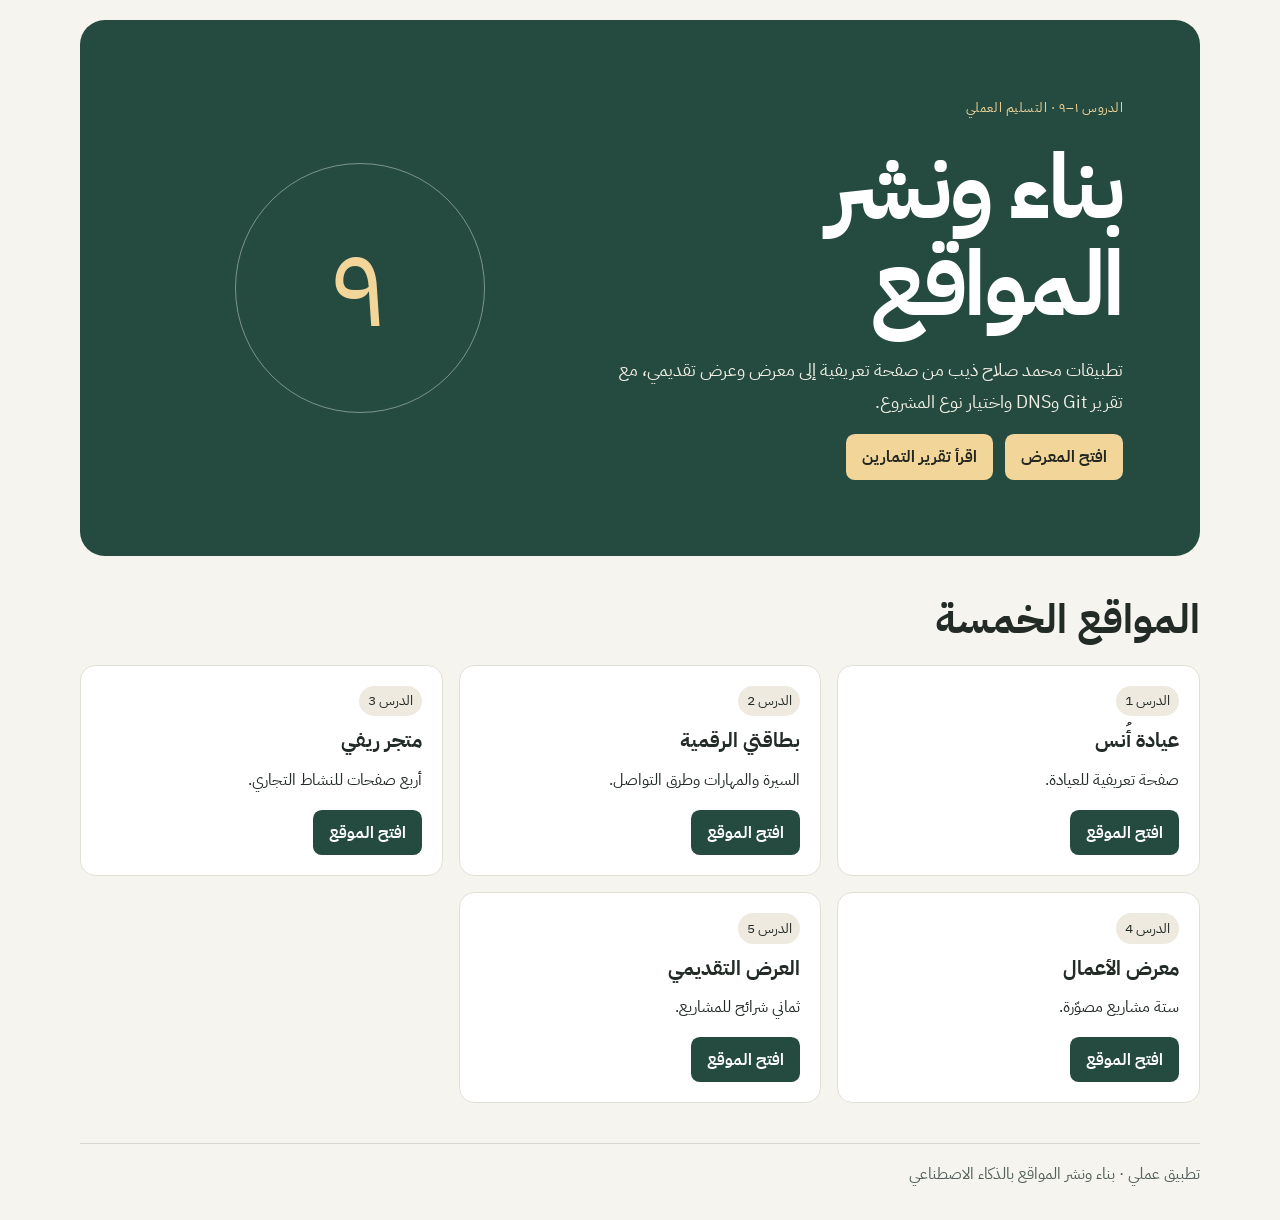
<file: index.html>
<!doctype html>
<html lang="ar" dir="rtl"><head><meta charset="utf-8"><meta name="viewport" content="width=device-width, initial-scale=1">
<title>تطبيقات بناء ونشر المواقع | محمد صلاح ذيب</title><meta name="description" content="مواقع وتقارير تطبيق الدروس من الأول إلى التاسع."><meta name="theme-color" content="#254b40">
<link rel="stylesheet" href="style.css"></head>
<body style="--accent:#254b40"><main><header class="hero"><div><span class="kicker">الدروس ١–٩ · التسليم العملي</span><h1>بناء ونشر المواقع</h1><p>تطبيقات محمد صلاح ذيب من صفحة تعريفية إلى معرض وعرض تقديمي، مع تقرير Git وDNS واختيار نوع المشروع.</p><a class="button" href="portfolio/index.html">افتح المعرض</a> <a class="button" href="report.html">اقرأ تقرير التمارين</a></div><div class="seal" aria-hidden="true">٩</div></header><section><h2>المواقع الخمسة</h2><div class="grid"><article><span class="tag">الدرس 1</span><h3>عيادة أُنس</h3><p>صفحة تعريفية للعيادة.</p><a class="button" href="clinic/index.html">افتح الموقع</a></article><article><span class="tag">الدرس 2</span><h3>بطاقتي الرقمية</h3><p>السيرة والمهارات وطرق التواصل.</p><a class="button" href="my-card/index.html">افتح الموقع</a></article><article><span class="tag">الدرس 3</span><h3>متجر ريفي</h3><p>أربع صفحات للنشاط التجاري.</p><a class="button" href="reefi/index.html">افتح الموقع</a></article><article><span class="tag">الدرس 4</span><h3>معرض الأعمال</h3><p>ستة مشاريع مصوّرة.</p><a class="button" href="portfolio/index.html">افتح الموقع</a></article><article><span class="tag">الدرس 5</span><h3>العرض التقديمي</h3><p>ثماني شرائح للمشاريع.</p><a class="button" href="slides/index.html">افتح الموقع</a></article></div></section></main><footer>تطبيق عملي · بناء ونشر المواقع بالذكاء الاصطناعي</footer></body></html>
</file>
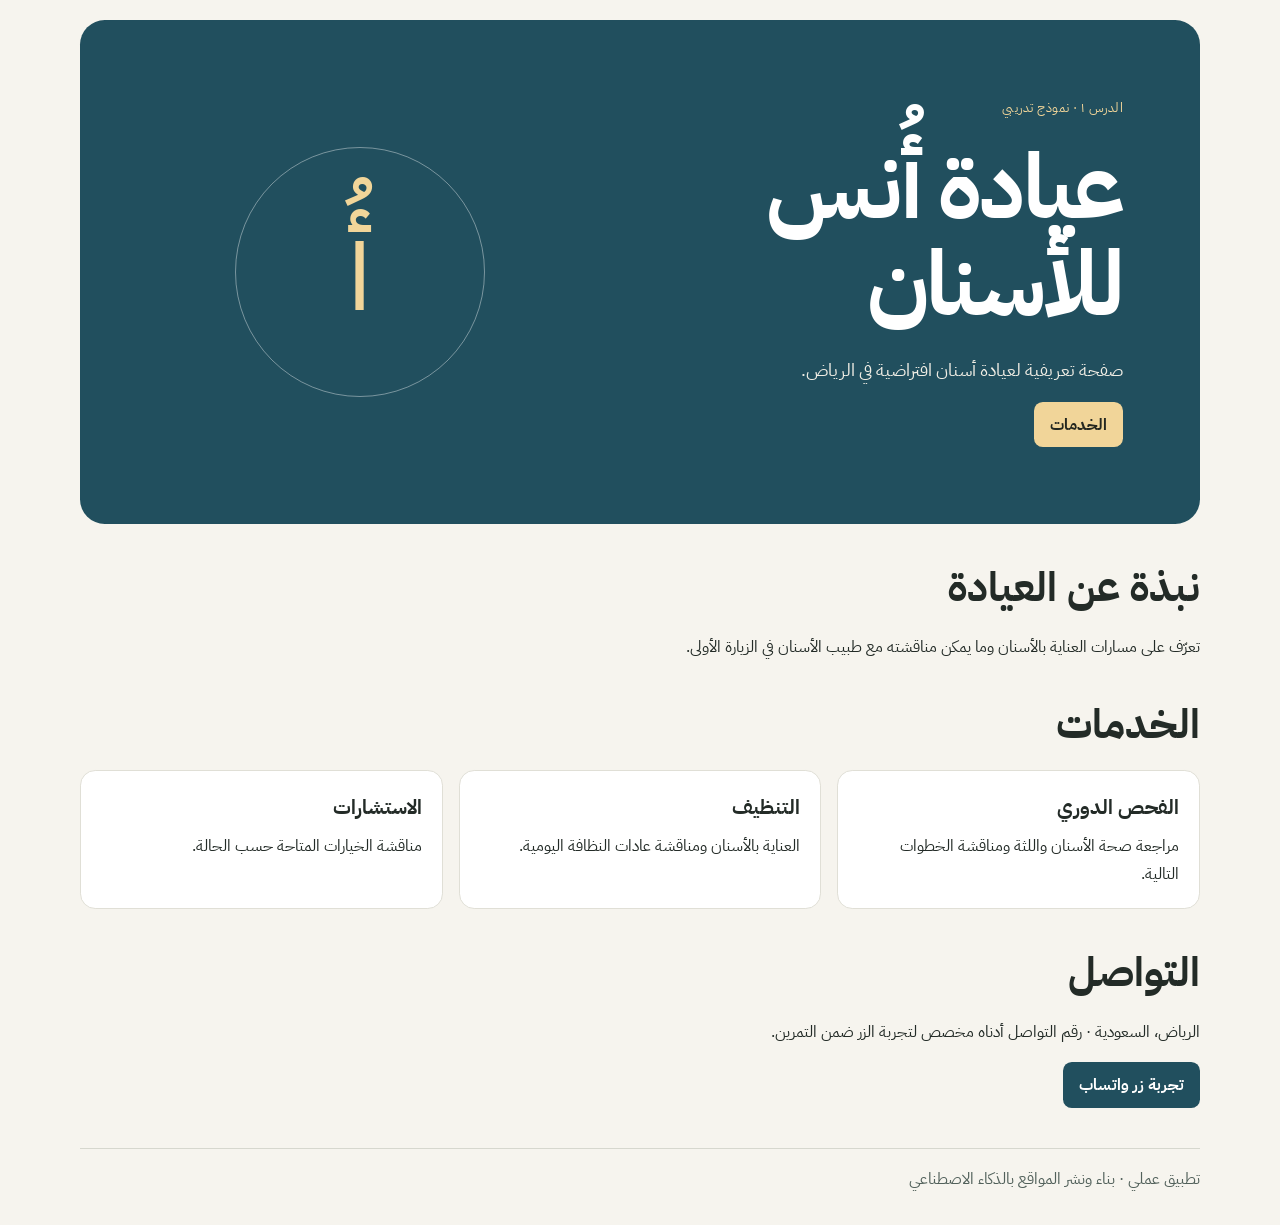
<file: clinic/index.html>
<!doctype html>
<html lang="ar" dir="rtl"><head><meta charset="utf-8"><meta name="viewport" content="width=device-width, initial-scale=1">
<title>عيادة أُنس للأسنان | الرياض</title><meta name="description" content="نموذج تعريفي عربي لخدمات عيادة أسنان في الرياض."><meta name="theme-color" content="#214f5e">
<link rel="stylesheet" href="style.css"></head>
<body style="--accent:#214f5e"><main><header class="hero"><div><span class="kicker">الدرس ١ · نموذج تدريبي</span><h1>عيادة أُنس للأسنان</h1><p>صفحة تعريفية لعيادة أسنان افتراضية في الرياض.</p><a class="button" href="#services">الخدمات</a></div><div class="seal" aria-hidden="true">أُ</div></header><section><h2>نبذة عن العيادة</h2><p>تعرّف على مسارات العناية بالأسنان وما يمكن مناقشته مع طبيب الأسنان في الزيارة الأولى.</p></section><section id="services"><h2>الخدمات</h2><div class="grid"><article><h3>الفحص الدوري</h3><p>مراجعة صحة الأسنان واللثة ومناقشة الخطوات التالية.</p></article><article><h3>التنظيف</h3><p>العناية بالأسنان ومناقشة عادات النظافة اليومية.</p></article><article><h3>الاستشارات</h3><p>مناقشة الخيارات المتاحة حسب الحالة.</p></article></div></section><section><h2>التواصل</h2><p>الرياض، السعودية · رقم التواصل أدناه مخصص لتجربة الزر ضمن التمرين.</p><a class="button" href="https://wa.me/966568027856" target="_blank" rel="noopener">تجربة زر واتساب</a></section></main><footer>تطبيق عملي · بناء ونشر المواقع بالذكاء الاصطناعي</footer></body></html>
</file>
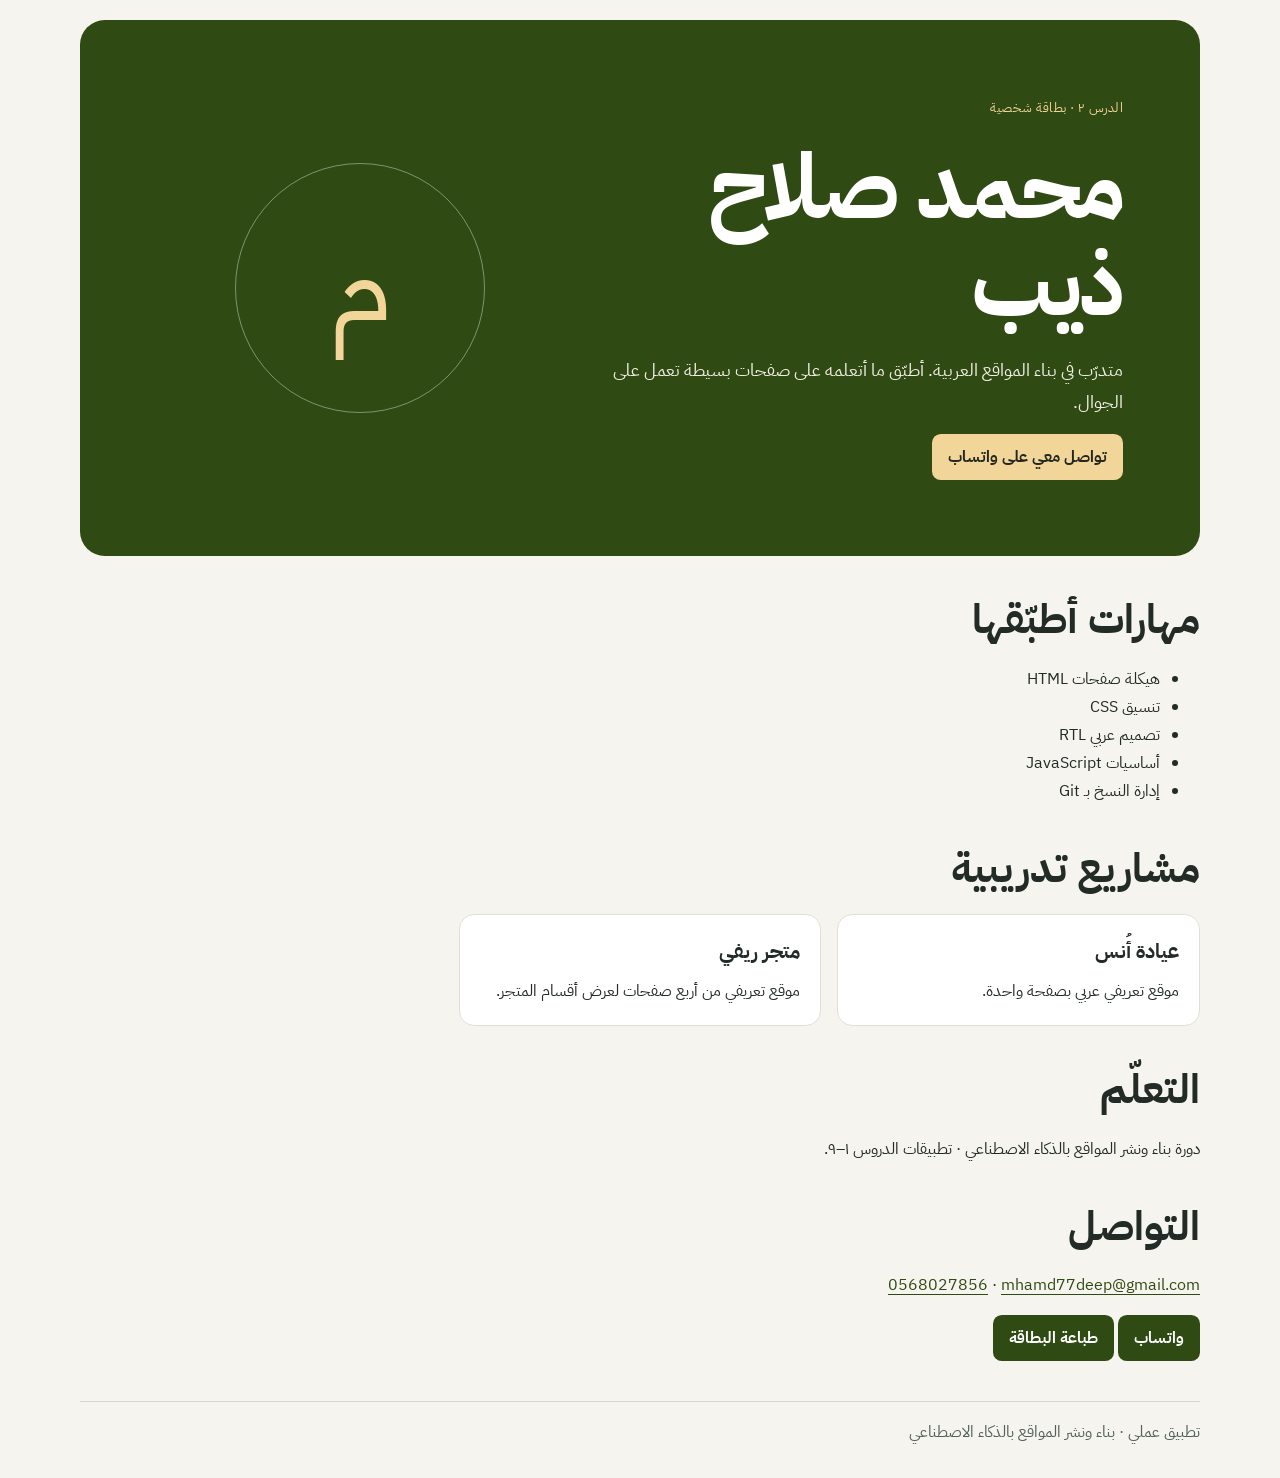
<file: my-card/index.html>
<!doctype html>
<html lang="ar" dir="rtl"><head><meta charset="utf-8"><meta name="viewport" content="width=device-width, initial-scale=1">
<title>محمد صلاح ذيب | بطاقة رقمية</title><meta name="description" content="بطاقة رقمية تعرض مهارات ومشاريع محمد صلاح ذيب التدريبية."><meta name="theme-color" content="#2f4a12">
<link rel="stylesheet" href="style.css"><script defer src="script.js"></script></head>
<body style="--accent:#2f4a12"><main><header class="hero"><div><span class="kicker">الدرس ٢ · بطاقة شخصية</span><h1>محمد صلاح ذيب</h1><p>متدرّب في بناء المواقع العربية. أطبّق ما أتعلمه على صفحات بسيطة تعمل على الجوال.</p><a class="button" href="https://wa.me/966568027856" target="_blank" rel="noopener">تواصل معي على واتساب</a></div><div class="seal" aria-hidden="true">م</div></header><section><h2>مهارات أطبّقها</h2><ul><li>هيكلة صفحات HTML</li><li>تنسيق CSS</li><li>تصميم عربي RTL</li><li>أساسيات JavaScript</li><li>إدارة النسخ بـ Git</li></ul></section><section><h2>مشاريع تدريبية</h2><div class="grid"><article><h3>عيادة أُنس</h3><p>موقع تعريفي عربي بصفحة واحدة.</p></article><article><h3>متجر ريفي</h3><p>موقع تعريفي من أربع صفحات لعرض أقسام المتجر.</p></article></div></section><section><h2>التعلّم</h2><p>دورة بناء ونشر المواقع بالذكاء الاصطناعي · تطبيقات الدروس ١–٩.</p></section><section><h2>التواصل</h2><p><a href="mailto:mhamd77deep@gmail.com"><bdi>mhamd77deep@gmail.com</bdi></a> · <a href="tel:+966568027856"><bdi>0568027856</bdi></a></p><a class="button" href="https://wa.me/966568027856" target="_blank" rel="noopener">واتساب</a> <button type="button" id="print-card">طباعة البطاقة</button></section></main><footer>تطبيق عملي · بناء ونشر المواقع بالذكاء الاصطناعي</footer></body></html>
</file>
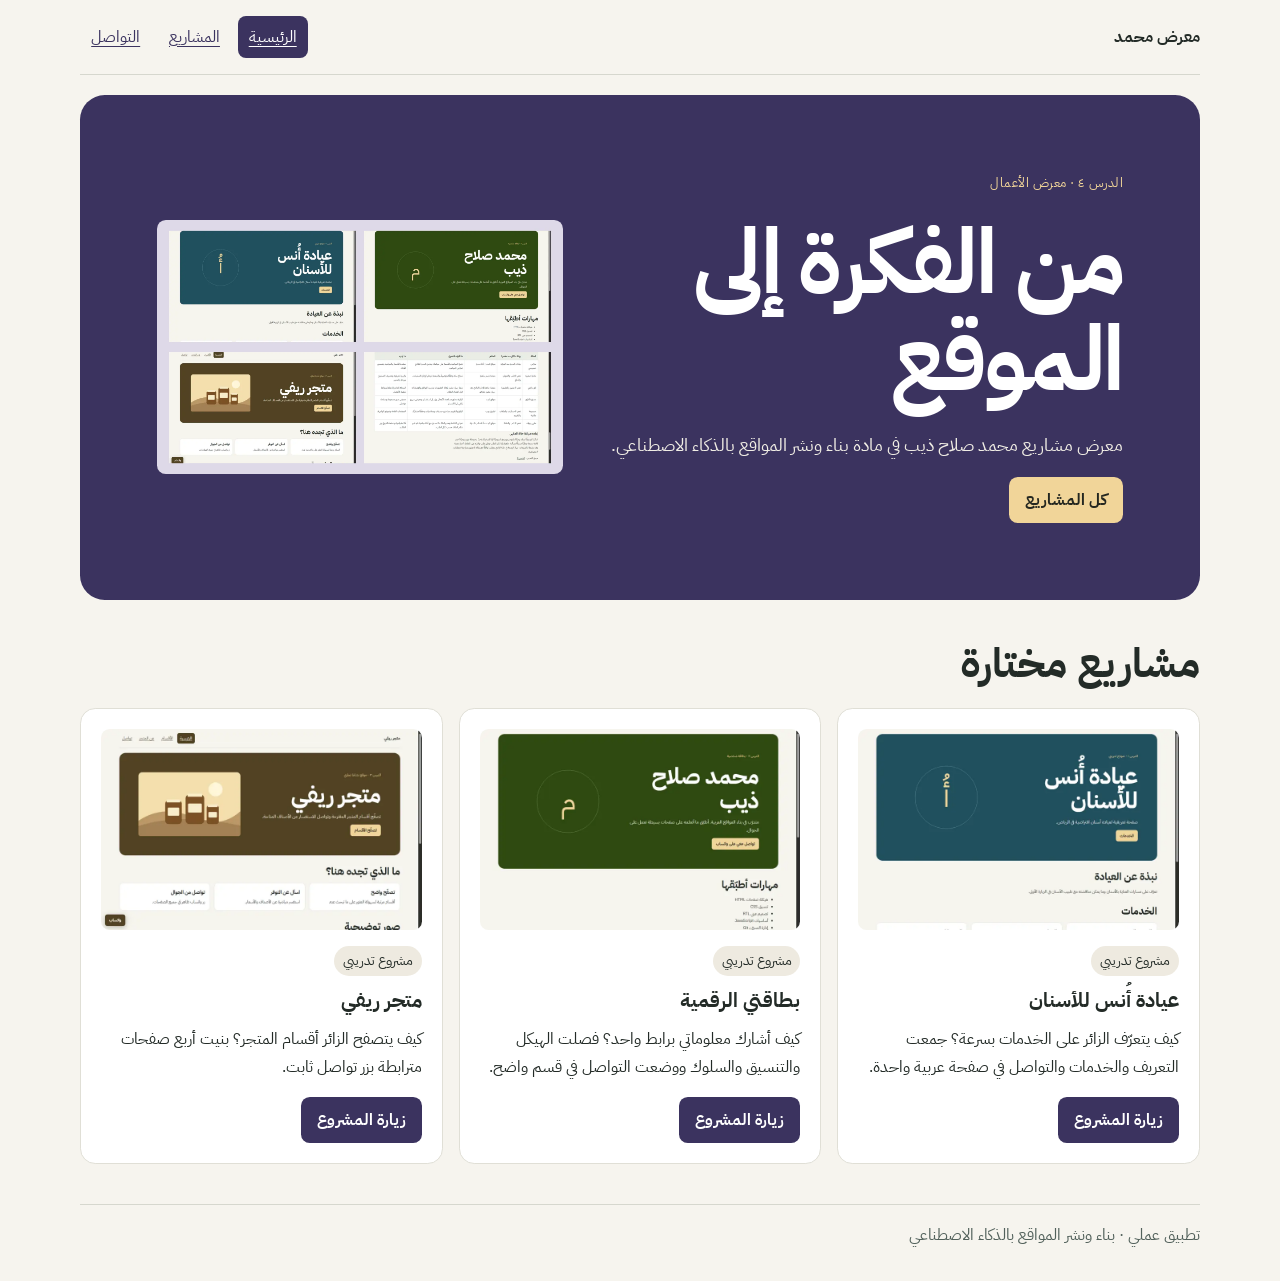
<file: portfolio/index.html>
<!doctype html>
<html lang="ar" dir="rtl"><head><meta charset="utf-8"><meta name="viewport" content="width=device-width, initial-scale=1">
<title>معرض أعمال محمد صلاح ذيب</title><meta name="description" content="معرض تطبيقات دورة بناء ونشر المواقع بالذكاء الاصطناعي."><meta name="theme-color" content="#3b335f">
<link rel="stylesheet" href="assets/css/style.css"><script defer src="assets/js/main.js"></script></head>
<body style="--accent:#3b335f"><nav aria-label="القائمة الرئيسية"><strong>معرض محمد</strong><div><a href="index.html" aria-current="page">الرئيسية</a><a href="projects.html">المشاريع</a><a href="contact.html">التواصل</a></div></nav><main><header class="hero"><div><span class="kicker">الدرس ٤ · معرض الأعمال</span><h1>من الفكرة إلى الموقع</h1><p>معرض مشاريع محمد صلاح ذيب في مادة بناء ونشر المواقع بالذكاء الاصطناعي.</p><a class="button" href="projects.html">كل المشاريع</a></div><figure><img src="assets/images/cover.webp" width="1600" height="1000" alt="غلاف يجمع لقطات مشاريع الدورة"></figure></header><section><h2>مشاريع مختارة</h2><div class="grid"><article><img src="assets/images/clinic.webp" alt="لقطة شاشة عيادة أُنس للأسنان" width="800" height="500" loading="lazy"><span class="tag">مشروع تدريبي</span><h3>عيادة أُنس للأسنان</h3><p>كيف يتعرّف الزائر على الخدمات بسرعة؟ جمعت التعريف والخدمات والتواصل في صفحة عربية واحدة.</p><a class="button" href="../clinic/index.html">زيارة المشروع</a></article><article><img src="assets/images/card.webp" alt="لقطة شاشة بطاقتي الرقمية" width="800" height="500" loading="lazy"><span class="tag">مشروع تدريبي</span><h3>بطاقتي الرقمية</h3><p>كيف أشارك معلوماتي برابط واحد؟ فصلت الهيكل والتنسيق والسلوك ووضعت التواصل في قسم واضح.</p><a class="button" href="../my-card/index.html">زيارة المشروع</a></article><article><img src="assets/images/reefi.webp" alt="لقطة شاشة متجر ريفي" width="800" height="500" loading="lazy"><span class="tag">مشروع تدريبي</span><h3>متجر ريفي</h3><p>كيف يتصفح الزائر أقسام المتجر؟ بنيت أربع صفحات مترابطة بزر تواصل ثابت.</p><a class="button" href="../reefi/index.html">زيارة المشروع</a></article></div></section></main><footer>تطبيق عملي · بناء ونشر المواقع بالذكاء الاصطناعي</footer></body></html>
</file>
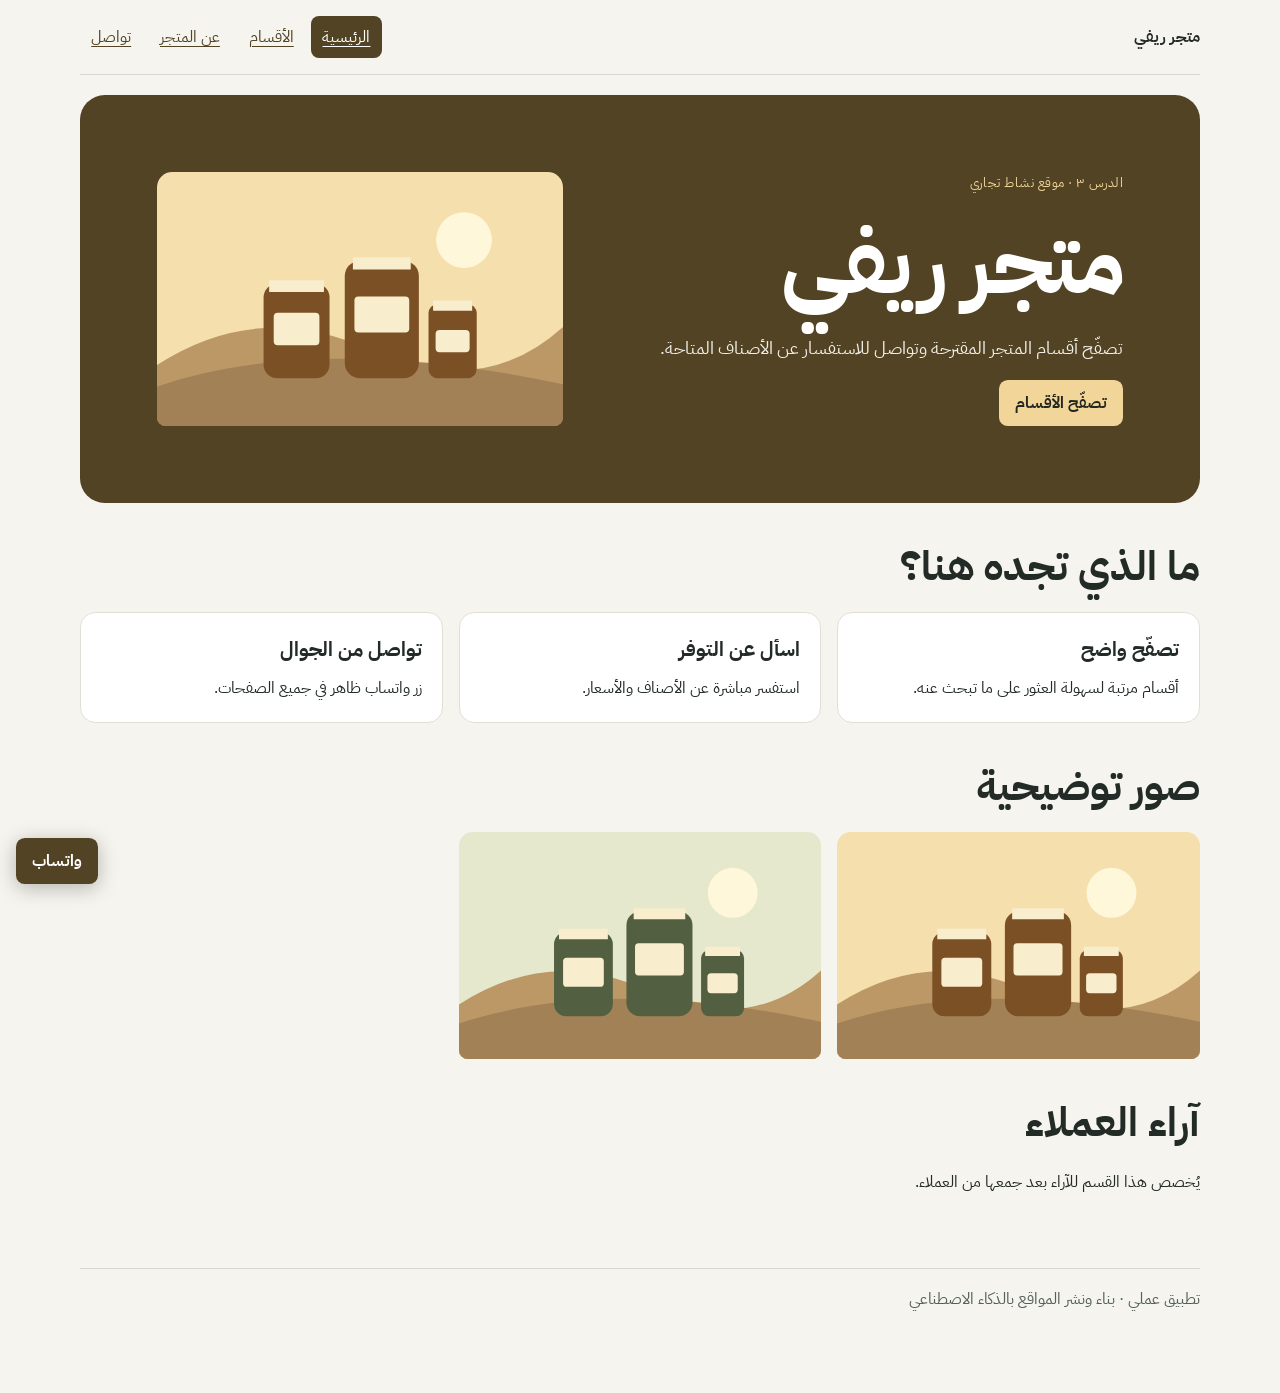
<file: reefi/index.html>
<!doctype html>
<html lang="ar" dir="rtl"><head><meta charset="utf-8"><meta name="viewport" content="width=device-width, initial-scale=1">
<title>متجر ريفي</title><meta name="description" content="موقع تعريفي لمتجر ريفي وأقسامه المقترحة وطرق التواصل."><meta name="theme-color" content="#514323">
<link rel="stylesheet" href="style.css"></head>
<body style="--accent:#514323"><nav aria-label="القائمة الرئيسية"><strong>متجر ريفي</strong><div><a href="index.html" aria-current="page">الرئيسية</a><a href="products.html">الأقسام</a><a href="about.html">عن المتجر</a><a href="contact.html">تواصل</a></div></nav><main><header class="hero"><div><span class="kicker">الدرس ٣ · موقع نشاط تجاري</span><h1>متجر ريفي</h1><p>تصفّح أقسام المتجر المقترحة وتواصل للاستفسار عن الأصناف المتاحة.</p><a class="button" href="products.html">تصفّح الأقسام</a></div><figure><img src="assets/images/harvest.svg" alt="رسم لجرار مؤونة ومحصول ريفي" width="800" height="500"></figure></header><section><h2>ما الذي تجده هنا؟</h2><div class="grid"><article><h3>تصفّح واضح</h3><p>أقسام مرتبة لسهولة العثور على ما تبحث عنه.</p></article><article><h3>اسأل عن التوفر</h3><p>استفسر مباشرة عن الأصناف والأسعار.</p></article><article><h3>تواصل من الجوال</h3><p>زر واتساب ظاهر في جميع الصفحات.</p></article></div></section><section><h2>صور توضيحية</h2><div class="grid"><img src="assets/images/harvest.svg" alt="رسم توضيحي لمؤونة ريفية" width="800" height="500"><img src="assets/images/gifts.svg" alt="رسم توضيحي لعبوات هدايا ريفية" width="800" height="500"></div></section><section><h2>آراء العملاء</h2><p>يُخصص هذا القسم للآراء بعد جمعها من العملاء.</p></section><a class="button floating" href="https://wa.me/966568027856" target="_blank" rel="noopener">واتساب</a></main><footer>تطبيق عملي · بناء ونشر المواقع بالذكاء الاصطناعي</footer></body></html>
</file>
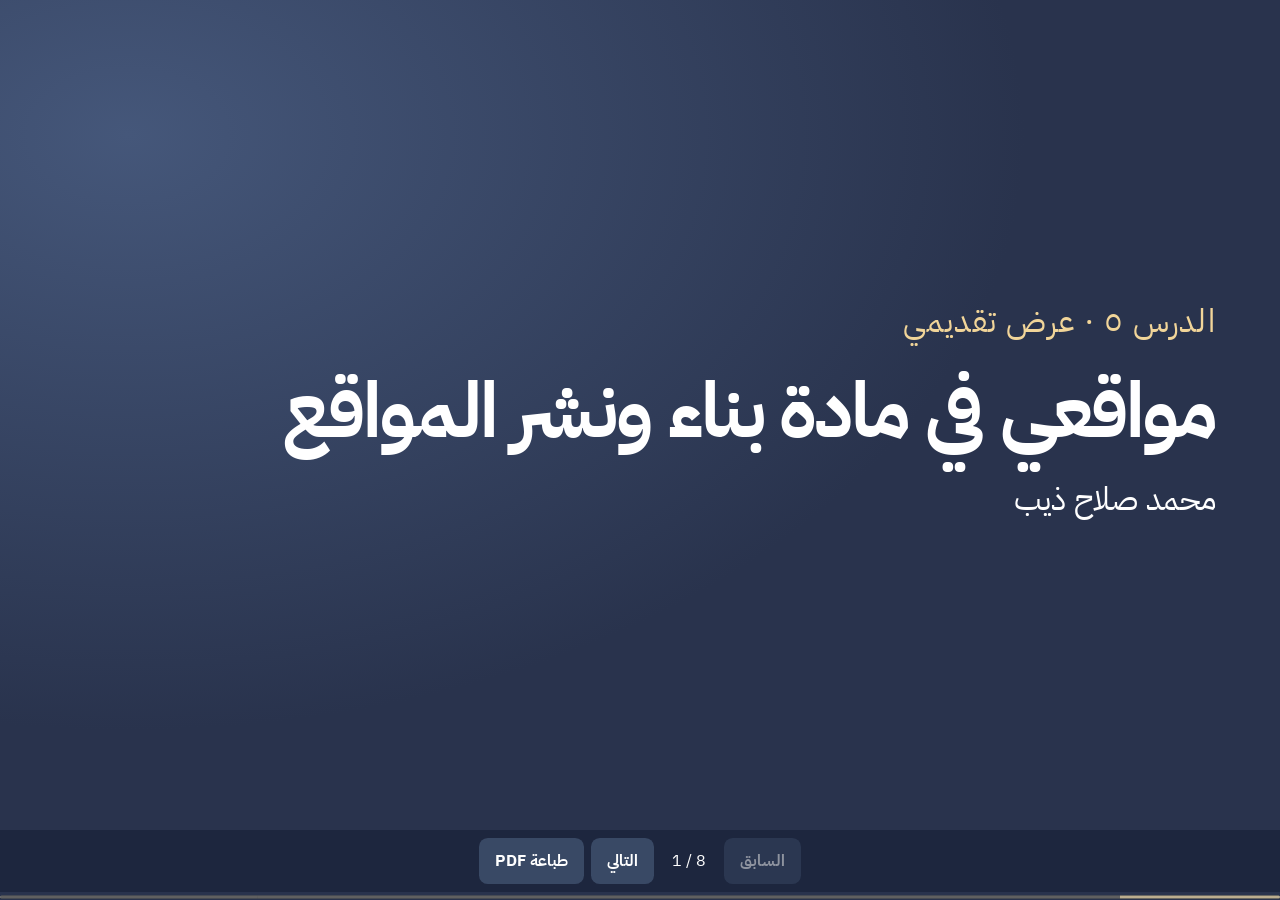
<file: slides/index.html>
<!doctype html>
<html lang="ar" dir="rtl"><head><meta charset="utf-8"><meta name="viewport" content="width=device-width, initial-scale=1">
<title>مواقعي في مادة بناء ونشر المواقع</title><meta name="description" content="عرض من ثماني شرائح يقدّم تطبيقات محمد صلاح ذيب."><meta name="theme-color" content="#29334d">
<link rel="stylesheet" href="assets/css/style.css"><script defer src="assets/js/slides.js"></script></head>
<body style="--accent:#29334d"><main><section class="slide"><span class="kicker">الدرس ٥ · عرض تقديمي</span><h1>مواقعي في مادة بناء ونشر المواقع</h1><p>محمد صلاح ذيب</p><span class="print-number">1 / 8</span></section><section class="slide" hidden><span class="kicker">نبذة</span><h2>من أنا؟</h2><p>متدرّب أطبّق أساسيات بناء المواقع العربية.</p><p>تعلّمت كيف أحوّل المواصفات إلى صفحات مترابطة وأراجعها قبل النشر.</p><span class="print-number">2 / 8</span></section><section class="slide" hidden><span class="kicker">المشروع 1</span><h2>عيادة أُنس للأسنان</h2><div class="spread"><div><p>كيف يتعرّف الزائر على الخدمات بسرعة؟ جمعت التعريف والخدمات والتواصل في صفحة عربية واحدة.</p><a class="button" href="../clinic/index.html" target="_blank" rel="noopener">زيارة الموقع</a></div><img src="assets/images/clinic.webp" alt="لقطة شاشة عيادة أُنس للأسنان" width="800" height="500" loading="lazy"></div><span class="print-number">3 / 8</span></section><section class="slide" hidden><span class="kicker">المشروع 2</span><h2>بطاقتي الرقمية</h2><div class="spread"><div><p>كيف أشارك معلوماتي برابط واحد؟ فصلت الهيكل والتنسيق والسلوك ووضعت التواصل في قسم واضح.</p><a class="button" href="../my-card/index.html" target="_blank" rel="noopener">زيارة الموقع</a></div><img src="assets/images/card.webp" alt="لقطة شاشة بطاقتي الرقمية" width="800" height="500" loading="lazy"></div><span class="print-number">4 / 8</span></section><section class="slide" hidden><span class="kicker">المشروع 3</span><h2>متجر ريفي</h2><div class="spread"><div><p>كيف يتصفح الزائر أقسام المتجر؟ بنيت أربع صفحات مترابطة بزر تواصل ثابت.</p><a class="button" href="../reefi/index.html" target="_blank" rel="noopener">زيارة الموقع</a></div><img src="assets/images/reefi.webp" alt="لقطة شاشة متجر ريفي" width="800" height="500" loading="lazy"></div><span class="print-number">5 / 8</span></section><section class="slide" hidden><span class="kicker">المشروع 4</span><h2>معرض الأعمال</h2><div class="spread"><div><p>كيف أجمع روابط أعمالي؟ بنيت معرضًا بثلاث صفحات ووثّقت كل مشروع بصورة ووصف ورابط.</p><a class="button" href="../portfolio/index.html" target="_blank" rel="noopener">زيارة الموقع</a></div><img src="assets/images/portfolio.webp" alt="لقطة شاشة معرض الأعمال" width="800" height="500" loading="lazy"></div><span class="print-number">6 / 8</span></section><section class="slide" hidden><span class="kicker">المراجعة</span><h2>ما تعلّمته</h2><ul><li>أبدأ بوصف الجمهور والأقسام قبل كتابة الصفحة.</li><li>أختبر الاتجاه العربي والتنقل على عرض الجوال.</li><li>جرّبت مسح CSS في نسخة Git ثم استرجعته، وتحققت من عودة الملف الأصلي.</li></ul><span class="print-number">7 / 8</span></section><section class="slide" hidden><span class="kicker">ختام العرض</span><h2>شكرًا</h2><p>محمد صلاح ذيب</p><a class="button" href="../portfolio/index.html" target="_blank" rel="noopener">معرض الأعمال</a> <a class="button" href="index.html#1">بداية العرض</a><span class="print-number">8 / 8</span></section><div class="controls" aria-label="التحكم بالعرض"><button id="prev">السابق</button><output id="count" aria-live="polite" dir="ltr">1 / 8</output><button id="next">التالي</button><button id="print">طباعة PDF</button></div><progress max="8" value="1" aria-label="تقدّم العرض"></progress></main><footer>تطبيق عملي · بناء ونشر المواقع بالذكاء الاصطناعي</footer></body></html>
</file>
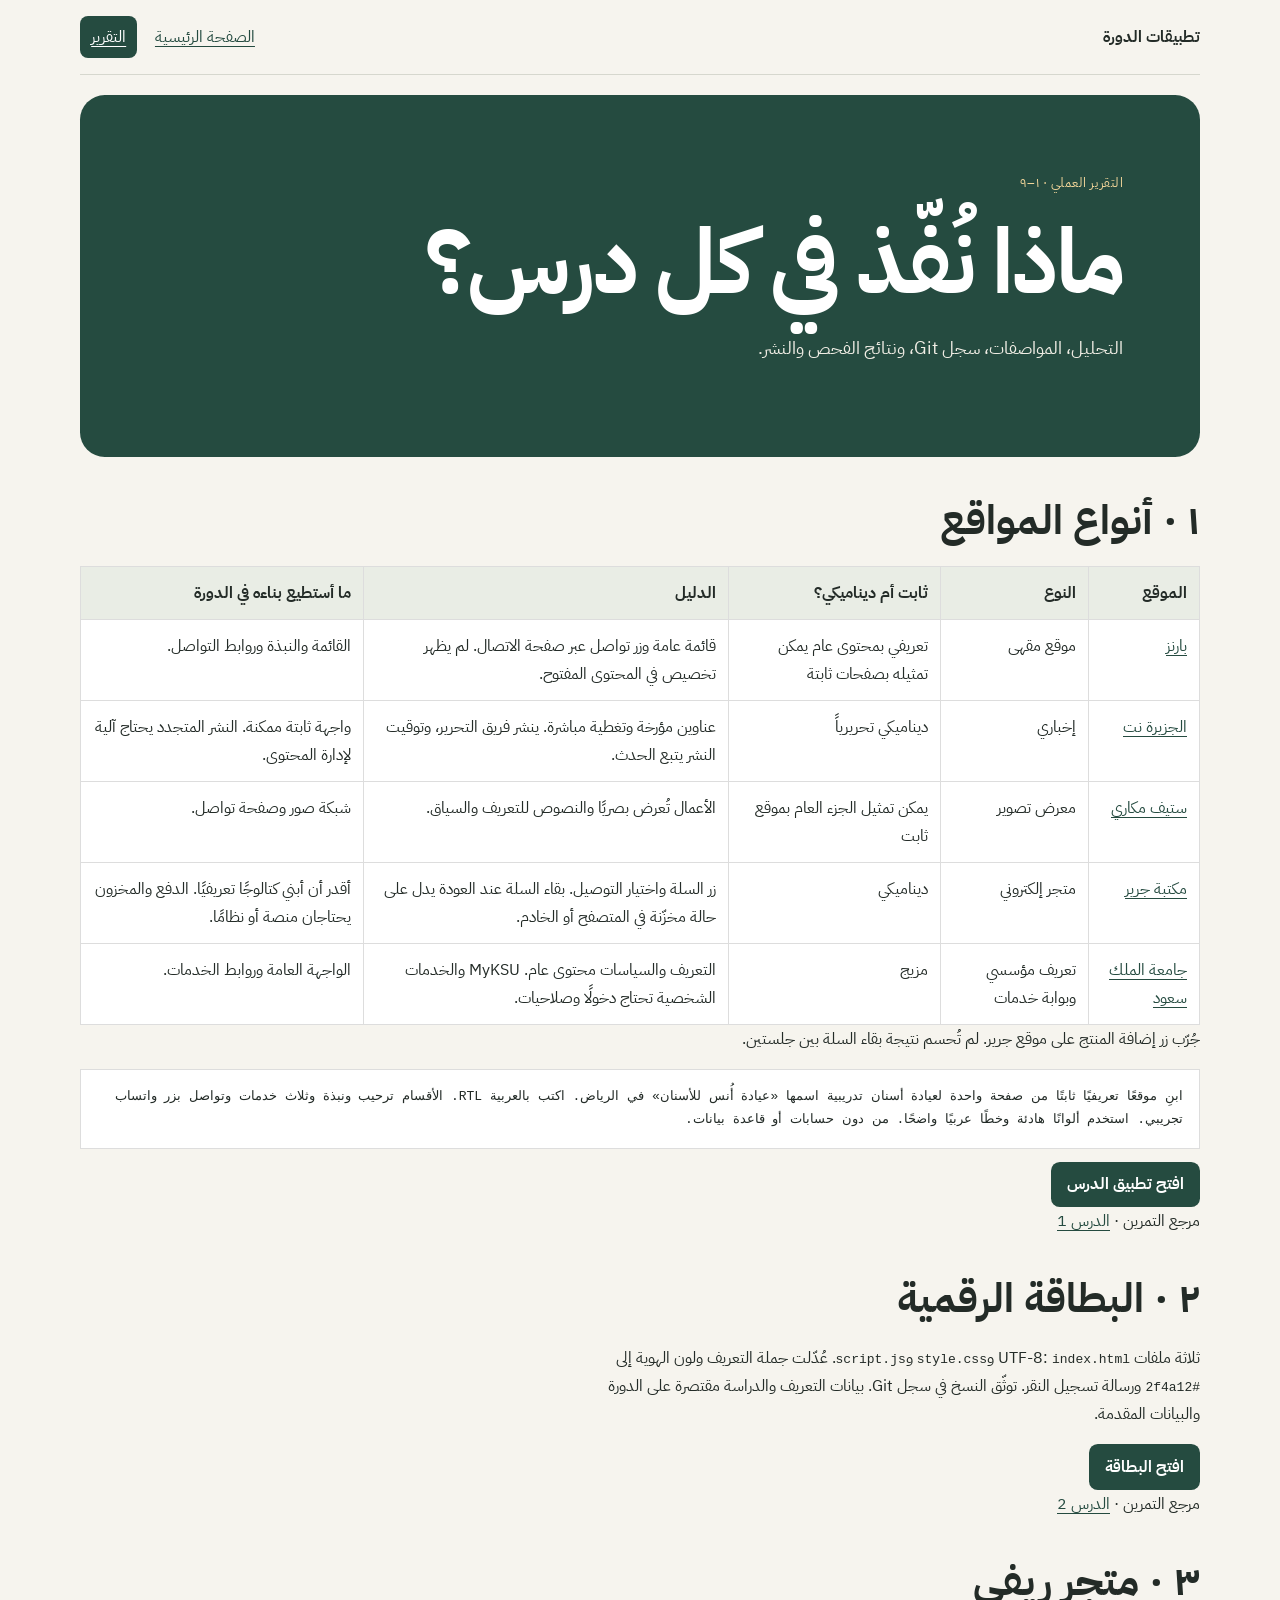
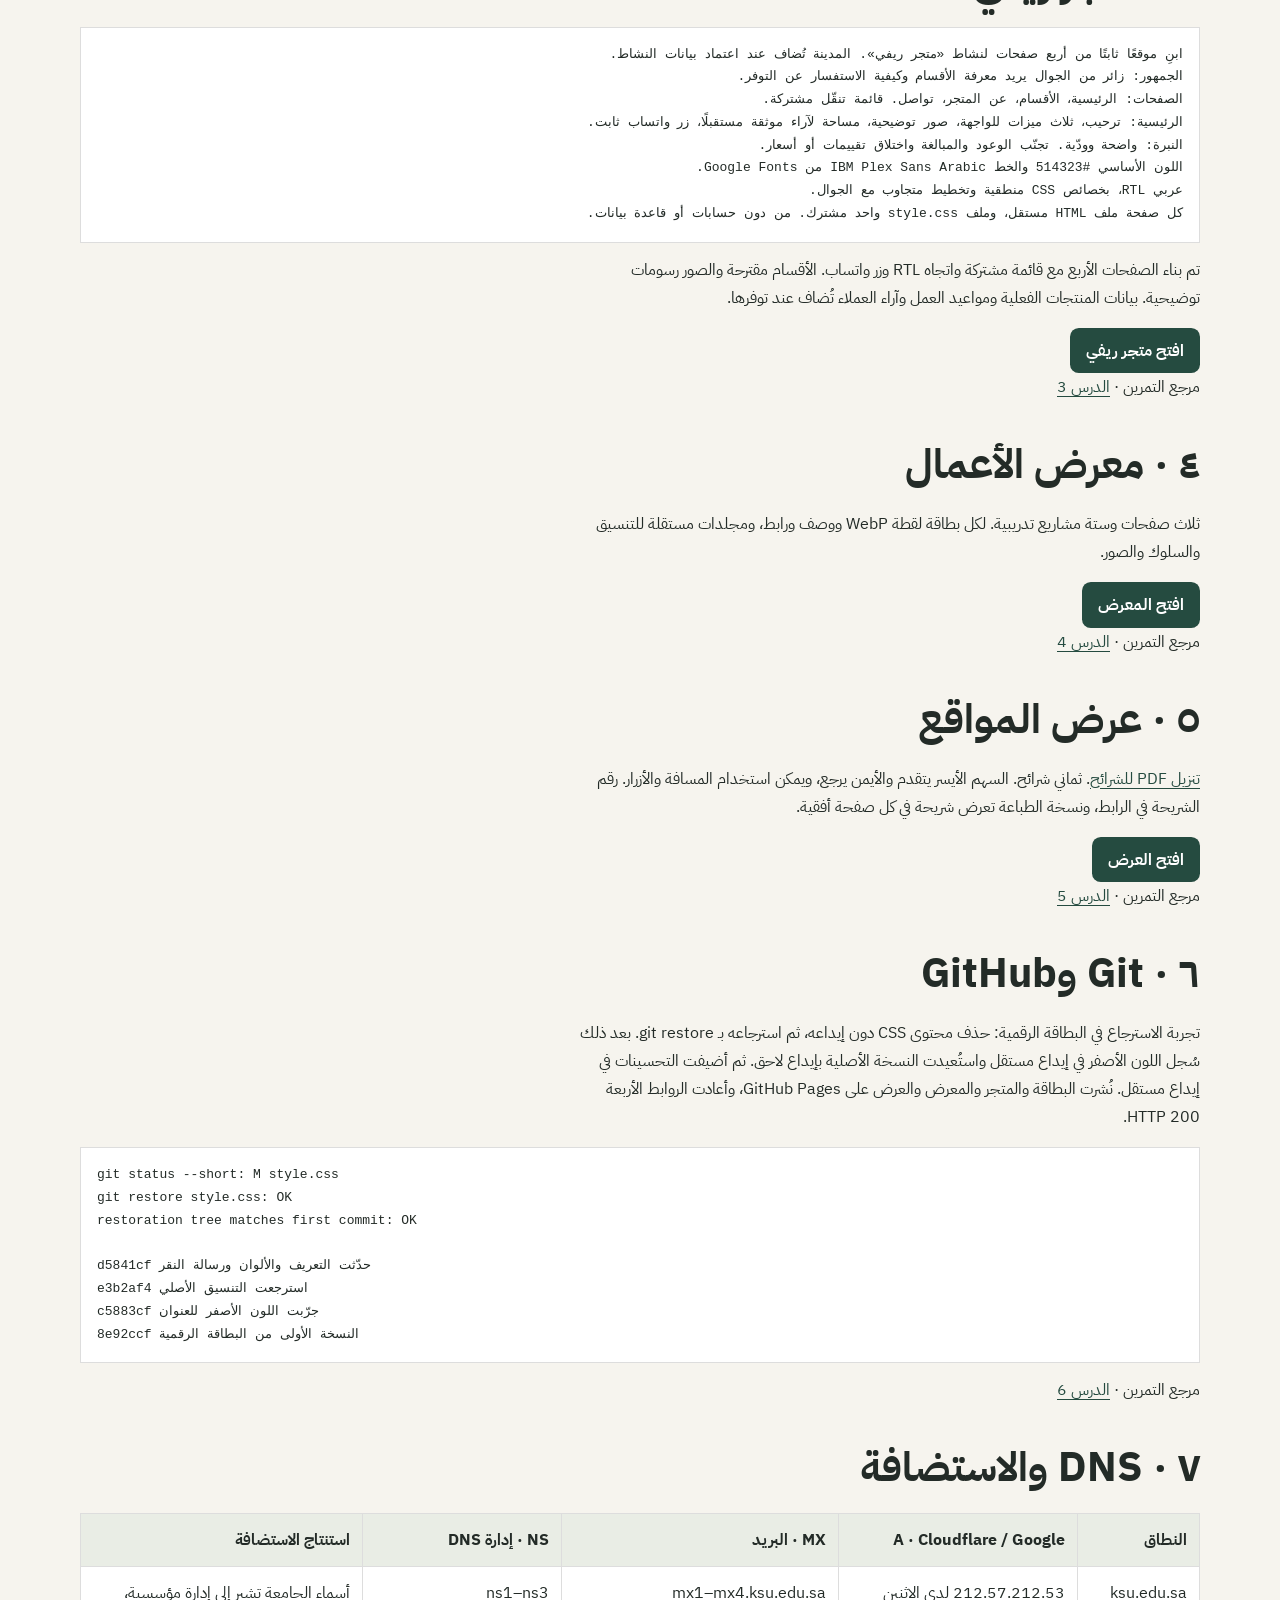
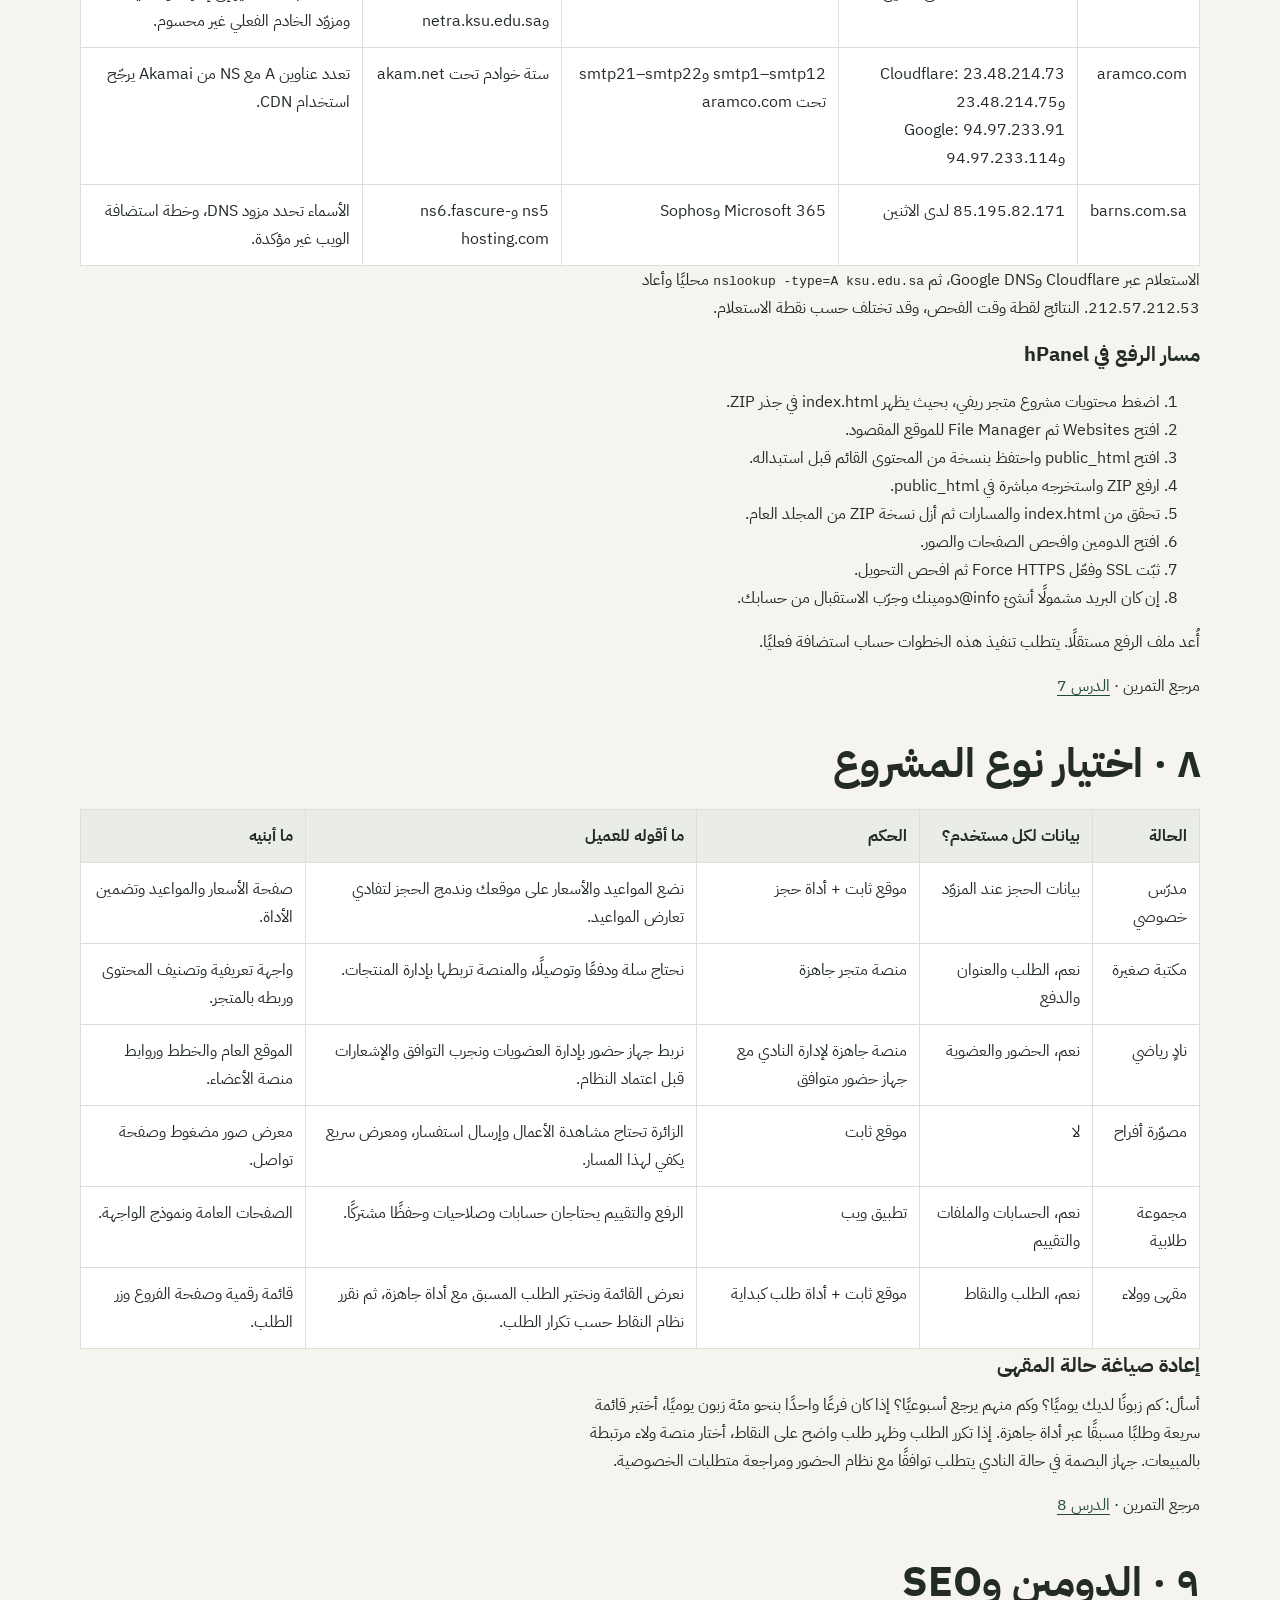
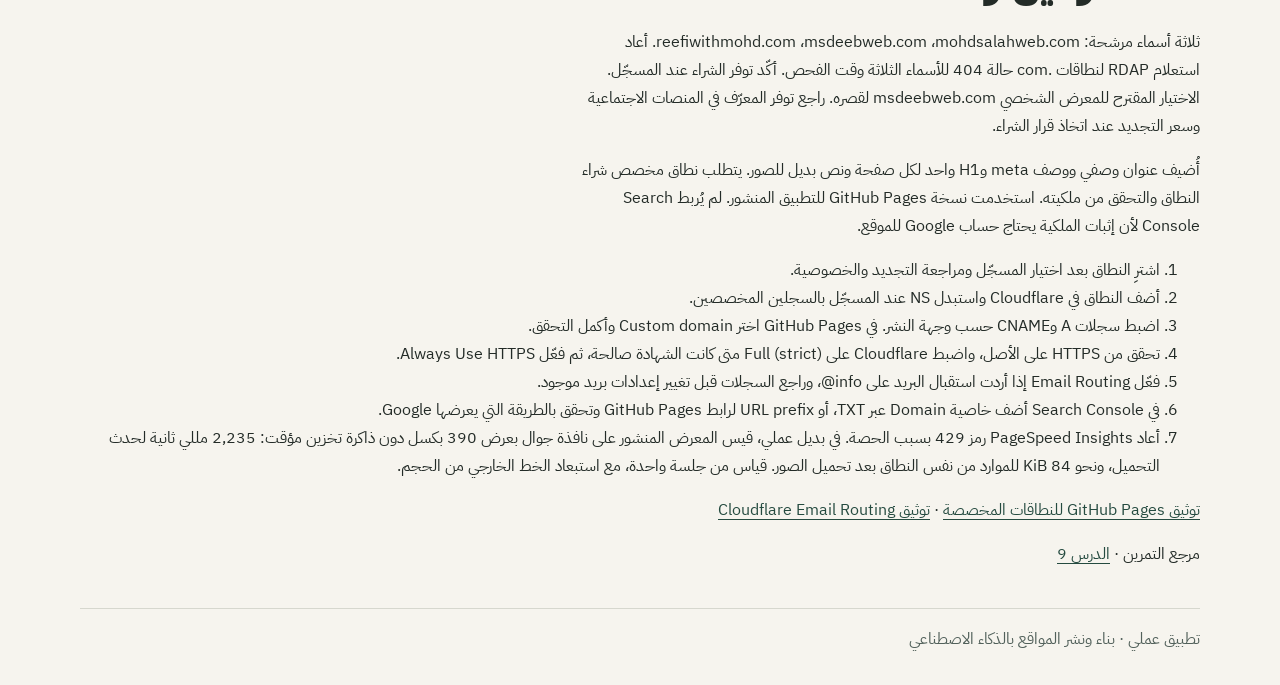
<file: report.html>
<!doctype html>
<html lang="ar" dir="rtl"><head><meta charset="utf-8"><meta name="viewport" content="width=device-width, initial-scale=1">
<title>التقرير العملي للدروس ١–٩</title><meta name="description" content="تحليل أنواع المواقع ونتائج DNS وتمارين Git ونشر المواقع."><meta name="theme-color" content="#254b40">
<link rel="stylesheet" href="style.css"></head>
<body style="--accent:#254b40"><nav aria-label="القائمة الرئيسية"><strong>تطبيقات الدورة</strong><div><a href="index.html">الصفحة الرئيسية</a><a href="report.html" aria-current="page">التقرير</a></div></nav><main><header class="hero"><div><span class="kicker">التقرير العملي · ١–٩</span><h1>ماذا نُفّذ في كل درس؟</h1><p>التحليل، المواصفات، سجل Git، ونتائج الفحص والنشر.</p></div></header><section id="lesson-1"><h2>١ · أنواع المواقع</h2><div class="scroll" tabindex="0"><table><thead><tr><th scope="col">الموقع</th><th scope="col">النوع</th><th scope="col">ثابت أم ديناميكي؟</th><th scope="col">الدليل</th><th scope="col">ما أستطيع بناءه في الدورة</th></tr></thead><tbody><tr><td><a href="https://barns.com.sa/ar/our-menu">بارنز</a></td><td>موقع مقهى</td><td>تعريفي بمحتوى عام يمكن تمثيله بصفحات ثابتة</td><td>قائمة عامة وزر تواصل عبر صفحة الاتصال. لم يظهر تخصيص في المحتوى المفتوح.</td><td>القائمة والنبذة وروابط التواصل.</td></tr><tr><td><a href="https://www.aljazeera.net/">الجزيرة نت</a></td><td>إخباري</td><td>ديناميكي تحريرياً</td><td>عناوين مؤرخة وتغطية مباشرة. ينشر فريق التحرير، وتوقيت النشر يتبع الحدث.</td><td>واجهة ثابتة ممكنة. النشر المتجدد يحتاج آلية لإدارة المحتوى.</td></tr><tr><td><a href="https://www.stevemccurry.com/galleries">ستيف مكاري</a></td><td>معرض تصوير</td><td>يمكن تمثيل الجزء العام بموقع ثابت</td><td>الأعمال تُعرض بصريًا والنصوص للتعريف والسياق.</td><td>شبكة صور وصفحة تواصل.</td></tr><tr><td><a href="https://www.jarir.com/jarir-publication-630267.html">مكتبة جرير</a></td><td>متجر إلكتروني</td><td>ديناميكي</td><td>زر السلة واختيار التوصيل. بقاء السلة عند العودة يدل على حالة مخزّنة في المتصفح أو الخادم.</td><td>أقدر أن أبني كتالوجًا تعريفيًا. الدفع والمخزون يحتاجان منصة أو نظامًا.</td></tr><tr><td><a href="https://ksu.edu.sa/">جامعة الملك سعود</a></td><td>تعريف مؤسسي وبوابة خدمات</td><td>مزيج</td><td>التعريف والسياسات محتوى عام. MyKSU والخدمات الشخصية تحتاج دخولًا وصلاحيات.</td><td>الواجهة العامة وروابط الخدمات.</td></tr></tbody></table></div><p id="cart-result">جُرّب زر إضافة المنتج على موقع جرير. لم تُحسم نتيجة بقاء السلة بين جلستين.</p><pre>ابنِ موقعًا تعريفيًا ثابتًا من صفحة واحدة لعيادة أسنان تدريبية اسمها «عيادة أُنس للأسنان» في الرياض. اكتب بالعربية RTL. الأقسام ترحيب ونبذة وثلاث خدمات وتواصل بزر واتساب تجريبي. استخدم ألوانًا هادئة وخطًا عربيًا واضحًا. من دون حسابات أو قاعدة بيانات.</pre><a class="button" href="clinic/index.html">افتح تطبيق الدرس</a><p>مرجع التمرين · <a href="https://websites-with-ai-course.bassammsmar.workers.dev/lessons/lesson-01.html">الدرس 1</a></p></section><section id="lesson-2"><h2>٢ · البطاقة الرقمية</h2><p>ثلاثة ملفات UTF-8: <code>index.html</code> و<code>style.css</code> و<code>script.js</code>. عُدّلت جملة التعريف ولون الهوية إلى <code>#2f4a12</code> ورسالة تسجيل النقر. توثّق النسخ في سجل Git. بيانات التعريف والدراسة مقتصرة على الدورة والبيانات المقدمة.</p><a class="button" href="my-card/index.html">افتح البطاقة</a><p>مرجع التمرين · <a href="https://websites-with-ai-course.bassammsmar.workers.dev/lessons/lesson-02.html">الدرس 2</a></p></section><section id="lesson-3"><h2>٣ · متجر ريفي</h2><pre>ابنِ موقعًا ثابتًا من أربع صفحات لنشاط «متجر ريفي». المدينة تُضاف عند اعتماد بيانات النشاط.
الجمهور: زائر من الجوال يريد معرفة الأقسام وكيفية الاستفسار عن التوفر.
الصفحات: الرئيسية، الأقسام، عن المتجر، تواصل. قائمة تنقّل مشتركة.
الرئيسية: ترحيب، ثلاث ميزات للواجهة، صور توضيحية، مساحة لآراء موثقة مستقبلًا، زر واتساب ثابت.
النبرة: واضحة وودّية. تجنّب الوعود والمبالغة واختلاق تقييمات أو أسعار.
اللون الأساسي #514323 والخط IBM Plex Sans Arabic من Google Fonts.
عربي RTL، بخصائص CSS منطقية وتخطيط متجاوب مع الجوال.
كل صفحة ملف HTML مستقل، وملف style.css واحد مشترك. من دون حسابات أو قاعدة بيانات.</pre><p>تم بناء الصفحات الأربع مع قائمة مشتركة واتجاه RTL وزر واتساب. الأقسام مقترحة والصور رسومات توضيحية. بيانات المنتجات الفعلية ومواعيد العمل وآراء العملاء تُضاف عند توفرها.</p><a class="button" href="reefi/index.html">افتح متجر ريفي</a><p>مرجع التمرين · <a href="https://websites-with-ai-course.bassammsmar.workers.dev/lessons/lesson-03.html">الدرس 3</a></p></section><section id="lesson-4"><h2>٤ · معرض الأعمال</h2><p>ثلاث صفحات وستة مشاريع تدريبية. لكل بطاقة لقطة WebP ووصف ورابط، ومجلدات مستقلة للتنسيق والسلوك والصور.</p><a class="button" href="portfolio/index.html">افتح المعرض</a><p>مرجع التمرين · <a href="https://websites-with-ai-course.bassammsmar.workers.dev/lessons/lesson-04.html">الدرس 4</a></p></section><section id="lesson-5"><h2>٥ · عرض المواقع</h2><p><a href="materials/lesson-05-slides.pdf">تنزيل PDF للشرائح</a>. ثماني شرائح. السهم الأيسر يتقدم والأيمن يرجع، ويمكن استخدام المسافة والأزرار. رقم الشريحة في الرابط، ونسخة الطباعة تعرض شريحة في كل صفحة أفقية.</p><a class="button" href="slides/index.html">افتح العرض</a><p>مرجع التمرين · <a href="https://websites-with-ai-course.bassammsmar.workers.dev/lessons/lesson-05.html">الدرس 5</a></p></section><section id="lesson-6"><h2>٦ · Git وGitHub</h2><p>تجربة الاسترجاع في البطاقة الرقمية: حذف محتوى CSS دون إيداعه، ثم استرجاعه بـ git restore. بعد ذلك سُجل اللون الأصفر في إيداع مستقل واستُعيدت النسخة الأصلية بإيداع لاحق. ثم أضيفت التحسينات في إيداع مستقل. نُشرت البطاقة والمتجر والمعرض والعرض على GitHub Pages، وأعادت الروابط الأربعة HTTP 200.</p><pre dir="ltr">git status --short: M style.css
git restore style.css: OK
restoration tree matches first commit: OK

d5841cf حدّثت التعريف والألوان ورسالة النقر
e3b2af4 استرجعت التنسيق الأصلي
c5883cf جرّبت اللون الأصفر للعنوان
8e92ccf النسخة الأولى من البطاقة الرقمية
</pre><p>مرجع التمرين · <a href="https://websites-with-ai-course.bassammsmar.workers.dev/lessons/lesson-06.html">الدرس 6</a></p></section><section id="lesson-7"><h2>٧ · DNS والاستضافة</h2><div class="scroll" tabindex="0"><table><thead><tr><th scope="col">النطاق</th><th scope="col">A · Cloudflare / Google</th><th scope="col">MX · البريد</th><th scope="col">NS · إدارة DNS</th><th scope="col">استنتاج الاستضافة</th></tr></thead><tbody><tr><td>ksu.edu.sa</td><td>212.57.212.53 لدى الاثنين</td><td>mx1–mx4.ksu.edu.sa</td><td>ns1–ns3 وnetra.ksu.edu.sa</td><td>أسماء الجامعة تشير إلى إدارة مؤسسية، ومزوّد الخادم الفعلي غير محسوم.</td></tr><tr><td>aramco.com</td><td>Cloudflare: 23.48.214.73 و23.48.214.75<br>Google: 94.97.233.91 و94.97.233.114</td><td>smtp1–smtp12 وsmtp21–smtp22 تحت aramco.com</td><td>ستة خوادم تحت akam.net</td><td>تعدد عناوين A مع NS من Akamai يرجّح استخدام CDN.</td></tr><tr><td>barns.com.sa</td><td>85.195.82.171 لدى الاثنين</td><td>Microsoft 365 وSophos</td><td>ns5 وns6.fascure-hosting.com</td><td>الأسماء تحدد مزود DNS، وخطة استضافة الويب غير مؤكدة.</td></tr></tbody></table></div><p>الاستعلام عبر Cloudflare وGoogle DNS، ثم <code>nslookup -type=A ksu.edu.sa</code> محليًا وأعاد <bdi>212.57.212.53</bdi>. النتائج لقطة وقت الفحص، وقد تختلف حسب نقطة الاستعلام.</p><h3>مسار الرفع في hPanel</h3><ol><li>اضغط محتويات مشروع متجر ريفي، بحيث يظهر index.html في جذر ZIP.</li><li>افتح Websites ثم File Manager للموقع المقصود.</li><li>افتح public_html واحتفظ بنسخة من المحتوى القائم قبل استبداله.</li><li>ارفع ZIP واستخرجه مباشرة في public_html.</li><li>تحقق من index.html والمسارات ثم أزل نسخة ZIP من المجلد العام.</li><li>افتح الدومين وافحص الصفحات والصور.</li><li>ثبّت SSL وفعّل Force HTTPS ثم افحص التحويل.</li><li>إن كان البريد مشمولًا أنشئ info@دومينك وجرّب الاستقبال من حسابك.</li></ol><p>أُعد ملف الرفع مستقلًا. يتطلب تنفيذ هذه الخطوات حساب استضافة فعليًا.</p><p>مرجع التمرين · <a href="https://websites-with-ai-course.bassammsmar.workers.dev/lessons/lesson-07.html">الدرس 7</a></p></section><section id="lesson-8"><h2>٨ · اختيار نوع المشروع</h2><div class="scroll" tabindex="0"><table><thead><tr><th scope="col">الحالة</th><th scope="col">بيانات لكل مستخدم؟</th><th scope="col">الحكم</th><th scope="col">ما أقوله للعميل</th><th scope="col">ما أبنيه</th></tr></thead><tbody><tr><td>مدرّس خصوصي</td><td>بيانات الحجز عند المزوّد</td><td>موقع ثابت + أداة حجز</td><td>نضع المواعيد والأسعار على موقعك وندمج الحجز لتفادي تعارض المواعيد.</td><td>صفحة الأسعار والمواعيد وتضمين الأداة.</td></tr><tr><td>مكتبة صغيرة</td><td>نعم، الطلب والعنوان والدفع</td><td>منصة متجر جاهزة</td><td>نحتاج سلة ودفعًا وتوصيلًا، والمنصة تربطها بإدارة المنتجات.</td><td>واجهة تعريفية وتصنيف المحتوى وربطه بالمتجر.</td></tr><tr><td>نادٍ رياضي</td><td>نعم، الحضور والعضوية</td><td>منصة جاهزة لإدارة النادي مع جهاز حضور متوافق</td><td>نربط جهاز حضور بإدارة العضويات ونجرب التوافق والإشعارات قبل اعتماد النظام.</td><td>الموقع العام والخطط وروابط منصة الأعضاء.</td></tr><tr><td>مصوّرة أفراح</td><td>لا</td><td>موقع ثابت</td><td>الزائرة تحتاج مشاهدة الأعمال وإرسال استفسار، ومعرض سريع يكفي لهذا المسار.</td><td>معرض صور مضغوط وصفحة تواصل.</td></tr><tr><td>مجموعة طلابية</td><td>نعم، الحسابات والملفات والتقييم</td><td>تطبيق ويب</td><td>الرفع والتقييم يحتاجان حسابات وصلاحيات وحفظًا مشتركًا.</td><td>الصفحات العامة ونموذج الواجهة.</td></tr><tr><td>مقهى وولاء</td><td>نعم، الطلب والنقاط</td><td>موقع ثابت + أداة طلب كبداية</td><td>نعرض القائمة ونختبر الطلب المسبق مع أداة جاهزة، ثم نقرر نظام النقاط حسب تكرار الطلب.</td><td>قائمة رقمية وصفحة الفروع وزر الطلب.</td></tr></tbody></table></div><h3>إعادة صياغة حالة المقهى</h3><p>أسأل: كم زبونًا لديك يوميًا؟ وكم منهم يرجع أسبوعيًا؟ إذا كان فرعًا واحدًا بنحو مئة زبون يوميًا، أختبر قائمة سريعة وطلبًا مسبقًا عبر أداة جاهزة. إذا تكرر الطلب وظهر طلب واضح على النقاط، أختار منصة ولاء مرتبطة بالمبيعات. جهاز البصمة في حالة النادي يتطلب توافقًا مع نظام الحضور ومراجعة متطلبات الخصوصية.</p><p>مرجع التمرين · <a href="https://websites-with-ai-course.bassammsmar.workers.dev/lessons/lesson-08.html">الدرس 8</a></p></section><section id="lesson-9"><h2>٩ · الدومين وSEO</h2><p>ثلاثة أسماء مرشحة: <bdi>mohdsalahweb.com</bdi>، <bdi>msdeebweb.com</bdi>، <bdi>reefiwithmohd.com</bdi>. أعاد استعلام RDAP لنطاقات .com حالة 404 للأسماء الثلاثة وقت الفحص. أكّد توفر الشراء عند المسجّل. الاختيار المقترح للمعرض الشخصي <bdi>msdeebweb.com</bdi> لقصره. راجع توفر المعرّف في المنصات الاجتماعية وسعر التجديد عند اتخاذ قرار الشراء.</p><p>أُضيف عنوان وصفي ووصف meta وH1 واحد لكل صفحة ونص بديل للصور. يتطلب نطاق مخصص شراء النطاق والتحقق من ملكيته. استخدمت نسخة GitHub Pages للتطبيق المنشور. لم يُربط Search Console لأن إثبات الملكية يحتاج حساب Google للموقع.</p><ol><li>اشترِ النطاق بعد اختيار المسجّل ومراجعة التجديد والخصوصية.</li><li>أضف النطاق في Cloudflare واستبدل NS عند المسجّل بالسجلين المخصصين.</li><li>اضبط سجلات A وCNAME حسب وجهة النشر. في GitHub Pages اختر Custom domain وأكمل التحقق.</li><li>تحقق من HTTPS على الأصل، واضبط Cloudflare على Full (strict) متى كانت الشهادة صالحة، ثم فعّل Always Use HTTPS.</li><li>فعّل Email Routing إذا أردت استقبال البريد على info@، وراجع السجلات قبل تغيير إعدادات بريد موجود.</li><li>في Search Console أضف خاصية Domain عبر TXT، أو URL prefix لرابط GitHub Pages وتحقق بالطريقة التي يعرضها Google.</li><li>أعاد PageSpeed Insights رمز 429 بسبب الحصة. في بديل عملي، قيس المعرض المنشور على نافذة جوال بعرض 390 بكسل دون ذاكرة تخزين مؤقت: 2,235 مللي ثانية لحدث التحميل، ونحو 84 KiB للموارد من نفس النطاق بعد تحميل الصور. قياس من جلسة واحدة، مع استبعاد الخط الخارجي من الحجم.</li></ol><p><a href="https://docs.github.com/en/pages/configuring-a-custom-domain-for-your-github-pages-site/managing-a-custom-domain-for-your-github-pages-site">توثيق GitHub Pages للنطاقات المخصصة</a> · <a href="https://developers.cloudflare.com/email-routing/">توثيق Cloudflare Email Routing</a></p><p>مرجع التمرين · <a href="https://websites-with-ai-course.bassammsmar.workers.dev/lessons/lesson-09.html">الدرس 9</a></p></section></main><footer>تطبيق عملي · بناء ونشر المواقع بالذكاء الاصطناعي</footer></body></html>
</file>
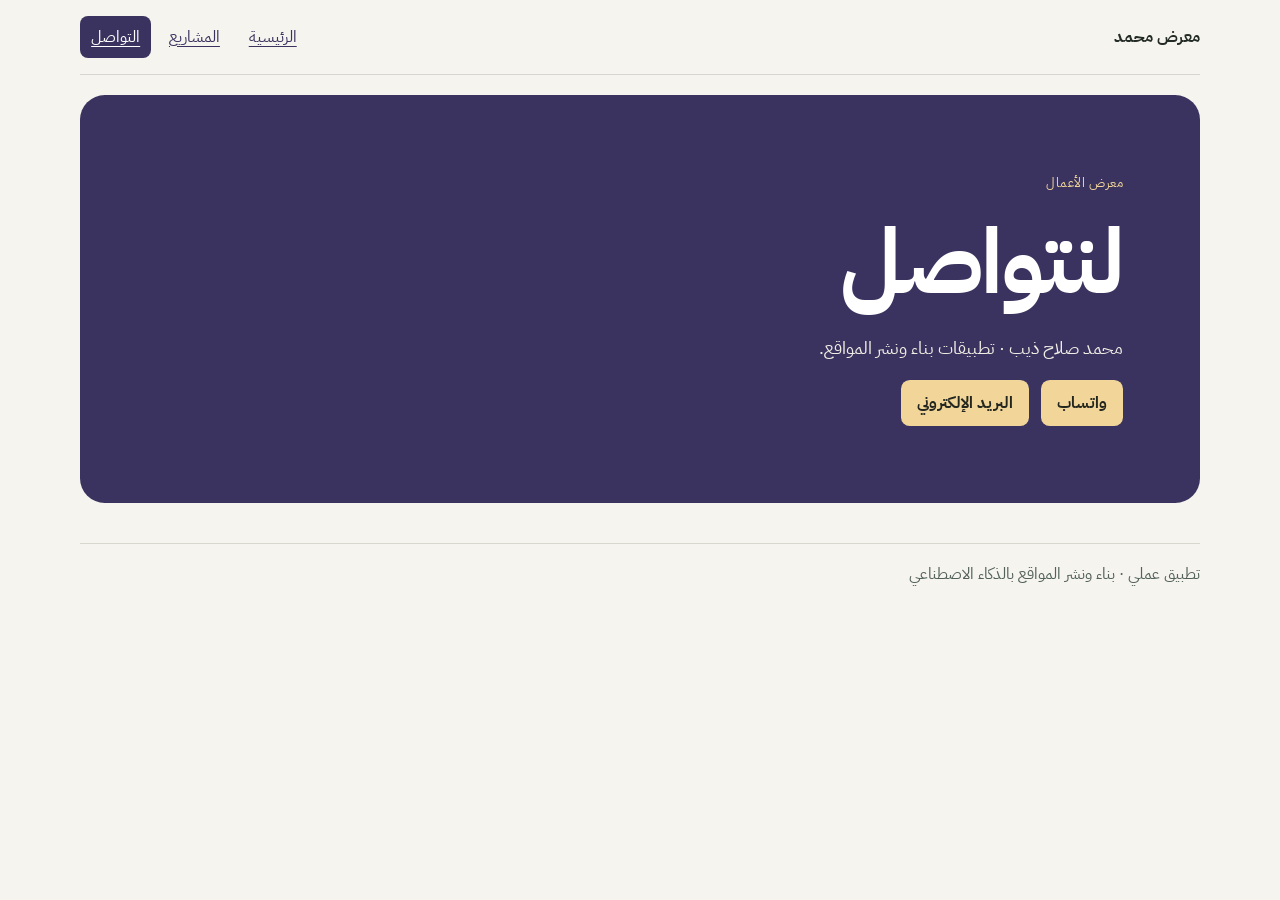
<file: portfolio/contact.html>
<!doctype html>
<html lang="ar" dir="rtl"><head><meta charset="utf-8"><meta name="viewport" content="width=device-width, initial-scale=1">
<title>تواصل | معرض الأعمال</title><meta name="description" content="تواصل مع صاحب معرض مشاريع الدورة."><meta name="theme-color" content="#3b335f">
<link rel="stylesheet" href="assets/css/style.css"><script defer src="assets/js/main.js"></script></head>
<body style="--accent:#3b335f"><nav aria-label="القائمة الرئيسية"><strong>معرض محمد</strong><div><a href="index.html">الرئيسية</a><a href="projects.html">المشاريع</a><a href="contact.html" aria-current="page">التواصل</a></div></nav><main><header class="hero"><div><span class="kicker">معرض الأعمال</span><h1>لنتواصل</h1><p>محمد صلاح ذيب · تطبيقات بناء ونشر المواقع.</p><a class="button" href="https://wa.me/966568027856" target="_blank" rel="noopener">واتساب</a> <a class="button" href="mailto:mhamd77deep@gmail.com">البريد الإلكتروني</a></div></header></main><footer>تطبيق عملي · بناء ونشر المواقع بالذكاء الاصطناعي</footer></body></html>
</file>
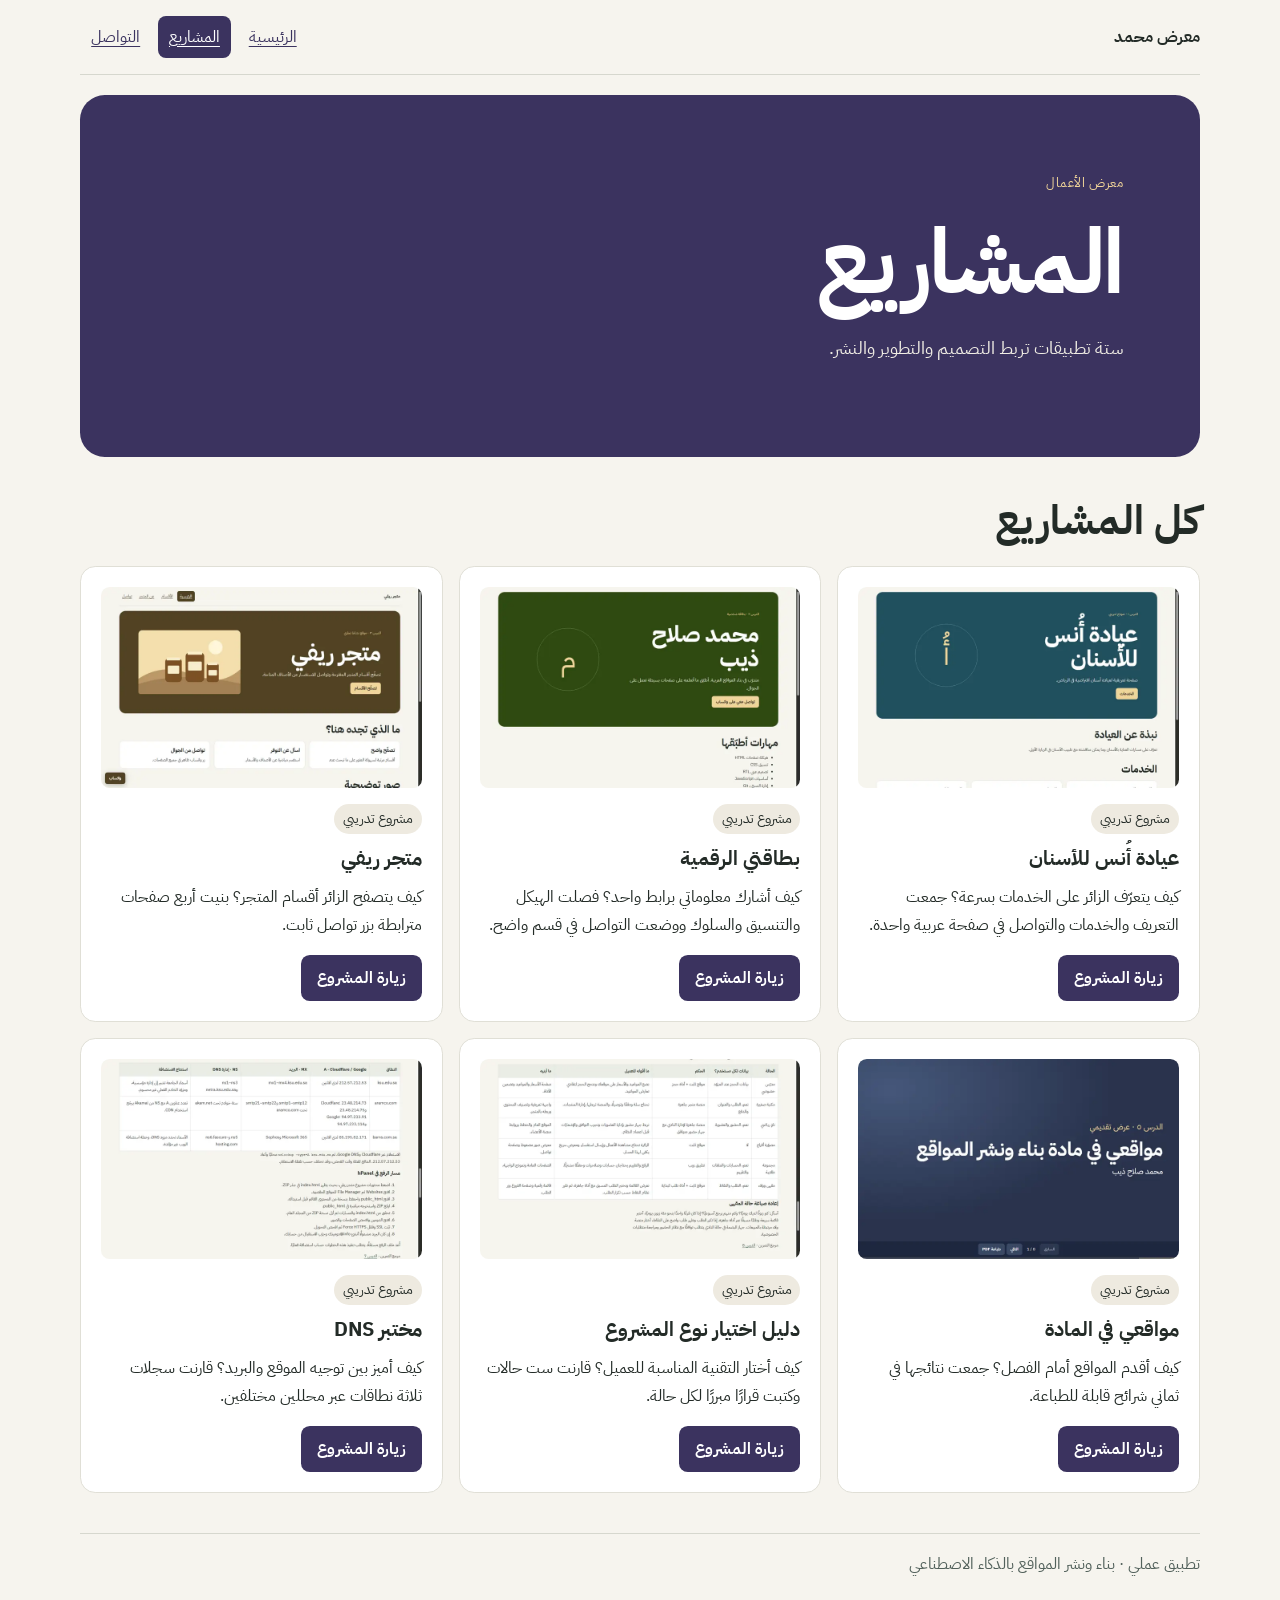
<file: portfolio/projects.html>
<!doctype html>
<html lang="ar" dir="rtl"><head><meta charset="utf-8"><meta name="viewport" content="width=device-width, initial-scale=1">
<title>مشاريع الدورة</title><meta name="description" content="ستة مشاريع تدريبية مصورة من تطبيقات الدورة."><meta name="theme-color" content="#3b335f">
<link rel="stylesheet" href="assets/css/style.css"><script defer src="assets/js/main.js"></script></head>
<body style="--accent:#3b335f"><nav aria-label="القائمة الرئيسية"><strong>معرض محمد</strong><div><a href="index.html">الرئيسية</a><a href="projects.html" aria-current="page">المشاريع</a><a href="contact.html">التواصل</a></div></nav><main><header class="hero"><div><span class="kicker">معرض الأعمال</span><h1>المشاريع</h1><p>ستة تطبيقات تربط التصميم والتطوير والنشر.</p></div></header><section><h2>كل المشاريع</h2><div class="grid"><article><img src="assets/images/clinic.webp" alt="لقطة شاشة عيادة أُنس للأسنان" width="800" height="500" loading="lazy"><span class="tag">مشروع تدريبي</span><h3>عيادة أُنس للأسنان</h3><p>كيف يتعرّف الزائر على الخدمات بسرعة؟ جمعت التعريف والخدمات والتواصل في صفحة عربية واحدة.</p><a class="button" href="../clinic/index.html">زيارة المشروع</a></article><article><img src="assets/images/card.webp" alt="لقطة شاشة بطاقتي الرقمية" width="800" height="500" loading="lazy"><span class="tag">مشروع تدريبي</span><h3>بطاقتي الرقمية</h3><p>كيف أشارك معلوماتي برابط واحد؟ فصلت الهيكل والتنسيق والسلوك ووضعت التواصل في قسم واضح.</p><a class="button" href="../my-card/index.html">زيارة المشروع</a></article><article><img src="assets/images/reefi.webp" alt="لقطة شاشة متجر ريفي" width="800" height="500" loading="lazy"><span class="tag">مشروع تدريبي</span><h3>متجر ريفي</h3><p>كيف يتصفح الزائر أقسام المتجر؟ بنيت أربع صفحات مترابطة بزر تواصل ثابت.</p><a class="button" href="../reefi/index.html">زيارة المشروع</a></article><article><img src="assets/images/slides.webp" alt="لقطة شاشة مواقعي في المادة" width="800" height="500" loading="lazy"><span class="tag">مشروع تدريبي</span><h3>مواقعي في المادة</h3><p>كيف أقدم المواقع أمام الفصل؟ جمعت نتائجها في ثماني شرائح قابلة للطباعة.</p><a class="button" href="../slides/index.html">زيارة المشروع</a></article><article><img src="assets/images/decision.webp" alt="لقطة شاشة دليل اختيار نوع المشروع" width="800" height="500" loading="lazy"><span class="tag">مشروع تدريبي</span><h3>دليل اختيار نوع المشروع</h3><p>كيف أختار التقنية المناسبة للعميل؟ قارنت ست حالات وكتبت قرارًا مبررًا لكل حالة.</p><a class="button" href="../report.html#lesson-8">زيارة المشروع</a></article><article><img src="assets/images/dns.webp" alt="لقطة شاشة مختبر DNS" width="800" height="500" loading="lazy"><span class="tag">مشروع تدريبي</span><h3>مختبر DNS</h3><p>كيف أميز بين توجيه الموقع والبريد؟ قارنت سجلات ثلاثة نطاقات عبر محللين مختلفين.</p><a class="button" href="../report.html#lesson-7">زيارة المشروع</a></article></div></section></main><footer>تطبيق عملي · بناء ونشر المواقع بالذكاء الاصطناعي</footer></body></html>
</file>
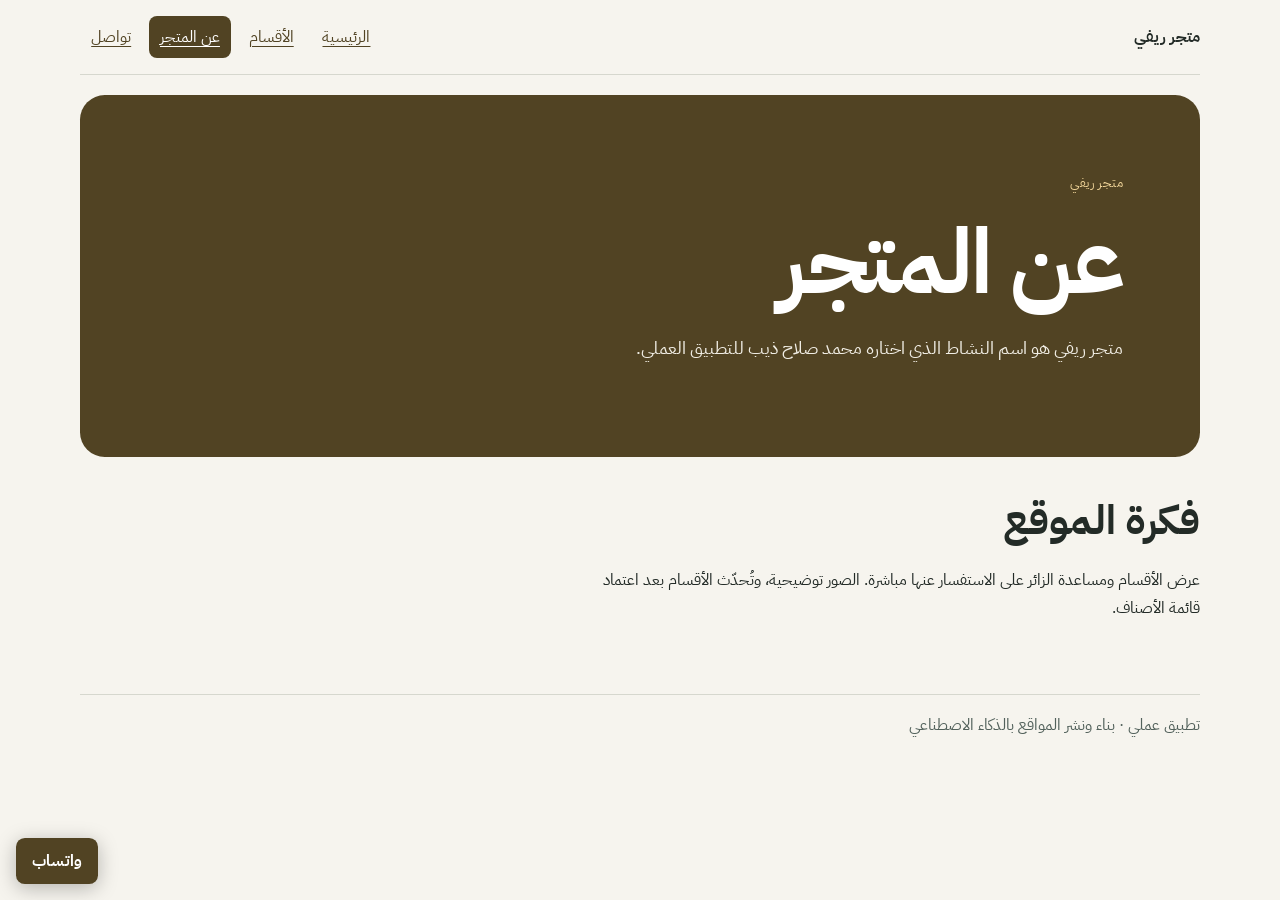
<file: reefi/about.html>
<!doctype html>
<html lang="ar" dir="rtl"><head><meta charset="utf-8"><meta name="viewport" content="width=device-width, initial-scale=1">
<title>عن متجر ريفي</title><meta name="description" content="تعريف بفكرة متجر ريفي."><meta name="theme-color" content="#514323">
<link rel="stylesheet" href="style.css"></head>
<body style="--accent:#514323"><nav aria-label="القائمة الرئيسية"><strong>متجر ريفي</strong><div><a href="index.html">الرئيسية</a><a href="products.html">الأقسام</a><a href="about.html" aria-current="page">عن المتجر</a><a href="contact.html">تواصل</a></div></nav><main><header class="hero"><div><span class="kicker">متجر ريفي</span><h1>عن المتجر</h1><p>متجر ريفي هو اسم النشاط الذي اختاره محمد صلاح ذيب للتطبيق العملي.</p></div></header><section><h2>فكرة الموقع</h2><p>عرض الأقسام ومساعدة الزائر على الاستفسار عنها مباشرة. الصور توضيحية، وتُحدّث الأقسام بعد اعتماد قائمة الأصناف.</p></section><a class="button floating" href="https://wa.me/966568027856" target="_blank" rel="noopener">واتساب</a></main><footer>تطبيق عملي · بناء ونشر المواقع بالذكاء الاصطناعي</footer></body></html>
</file>
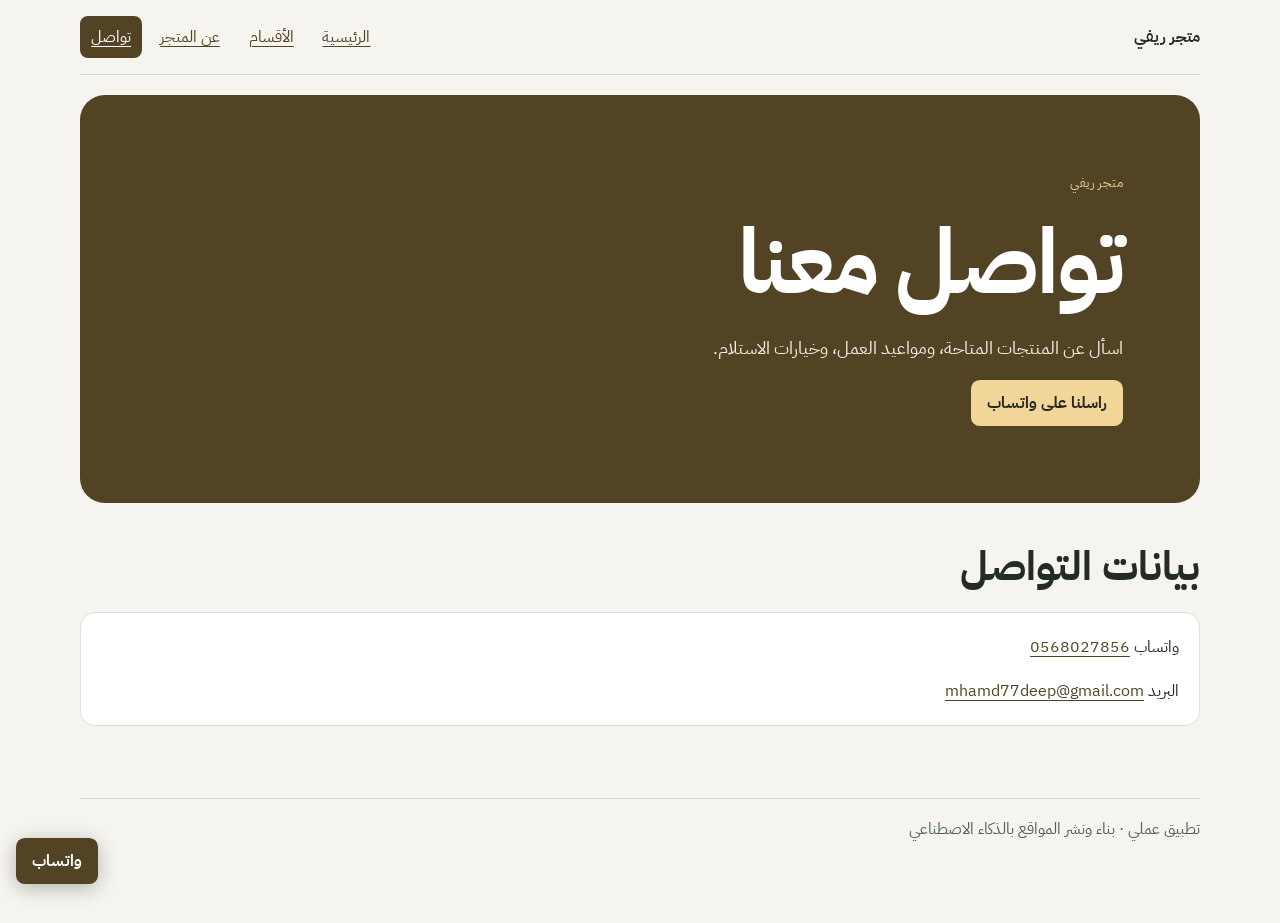
<file: reefi/contact.html>
<!doctype html>
<html lang="ar" dir="rtl"><head><meta charset="utf-8"><meta name="viewport" content="width=device-width, initial-scale=1">
<title>تواصل مع متجر ريفي</title><meta name="description" content="طرق التواصل والاستفسار عن متجر ريفي."><meta name="theme-color" content="#514323">
<link rel="stylesheet" href="style.css"></head>
<body style="--accent:#514323"><nav aria-label="القائمة الرئيسية"><strong>متجر ريفي</strong><div><a href="index.html">الرئيسية</a><a href="products.html">الأقسام</a><a href="about.html">عن المتجر</a><a href="contact.html" aria-current="page">تواصل</a></div></nav><main><header class="hero"><div><span class="kicker">متجر ريفي</span><h1>تواصل معنا</h1><p>اسأل عن المنتجات المتاحة، ومواعيد العمل، وخيارات الاستلام.</p><a class="button" href="https://wa.me/966568027856" target="_blank" rel="noopener">راسلنا على واتساب</a></div></header><section><h2>بيانات التواصل</h2><div class="panel"><p>واتساب <a href="https://wa.me/966568027856"><bdi>0568027856</bdi></a></p><p>البريد <a href="mailto:mhamd77deep@gmail.com"><bdi>mhamd77deep@gmail.com</bdi></a></p></div></section><a class="button floating" href="https://wa.me/966568027856" target="_blank" rel="noopener">واتساب</a></main><footer>تطبيق عملي · بناء ونشر المواقع بالذكاء الاصطناعي</footer></body></html>
</file>
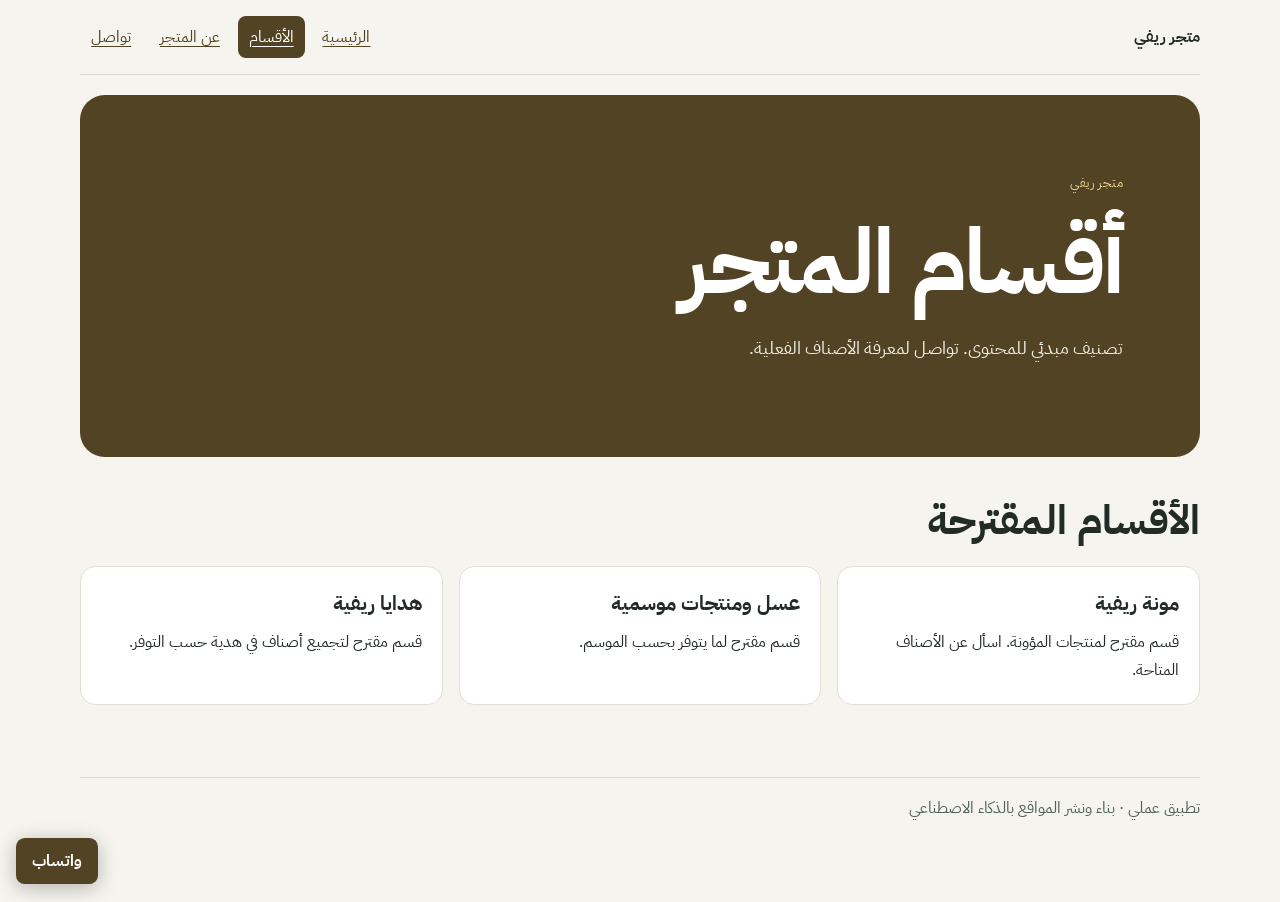
<file: reefi/products.html>
<!doctype html>
<html lang="ar" dir="rtl"><head><meta charset="utf-8"><meta name="viewport" content="width=device-width, initial-scale=1">
<title>أقسام متجر ريفي</title><meta name="description" content="الأقسام المقترحة لمتجر ريفي."><meta name="theme-color" content="#514323">
<link rel="stylesheet" href="style.css"></head>
<body style="--accent:#514323"><nav aria-label="القائمة الرئيسية"><strong>متجر ريفي</strong><div><a href="index.html">الرئيسية</a><a href="products.html" aria-current="page">الأقسام</a><a href="about.html">عن المتجر</a><a href="contact.html">تواصل</a></div></nav><main><header class="hero"><div><span class="kicker">متجر ريفي</span><h1>أقسام المتجر</h1><p>تصنيف مبدئي للمحتوى. تواصل لمعرفة الأصناف الفعلية.</p></div></header><section><h2>الأقسام المقترحة</h2><div class="grid"><article><h3>مونة ريفية</h3><p>قسم مقترح لمنتجات المؤونة. اسأل عن الأصناف المتاحة.</p></article><article><h3>عسل ومنتجات موسمية</h3><p>قسم مقترح لما يتوفر بحسب الموسم.</p></article><article><h3>هدايا ريفية</h3><p>قسم مقترح لتجميع أصناف في هدية حسب التوفر.</p></article></div></section><a class="button floating" href="https://wa.me/966568027856" target="_blank" rel="noopener">واتساب</a></main><footer>تطبيق عملي · بناء ونشر المواقع بالذكاء الاصطناعي</footer></body></html>
</file>
<file: style.css>
@import url("https://fonts.googleapis.com/css2?family=IBM+Plex+Sans+Arabic:wght@400;500;600;700&display=swap");
*{box-sizing:border-box}html{scroll-behavior:smooth}body{margin:0;background:#f6f4ee;color:#232b27;font-family:"IBM Plex Sans Arabic",Tahoma,Arial,sans-serif;line-height:1.75}body:focus-within{scroll-behavior:auto}main,nav,footer{width:min(1120px,calc(100% - 2rem));margin-inline:auto}nav{display:flex;justify-content:space-between;align-items:center;gap:1rem;flex-wrap:wrap;padding-block:1rem;border-block-end:1px solid #d6d7ce}nav div{display:flex;gap:.4rem;flex-wrap:wrap}nav a{padding:.45rem .7rem;border-radius:.5rem}nav a[aria-current]{background:var(--accent);color:white}a{color:var(--accent);text-underline-offset:.22em}button,a{touch-action:manipulation}a:focus-visible,button:focus-visible{outline:3px solid #be6324;outline-offset:4px}h1,h2,h3,p{margin-block-start:0}h1{font-size:clamp(2.5rem,7vw,5.6rem);line-height:1.08;margin-block-end:1.25rem;letter-spacing:-.025em}h2{font-size:clamp(1.55rem,4vw,2.55rem);line-height:1.2;margin-block-end:1.25rem}h3{font-size:1.22rem;margin-block-end:.45rem}p{max-inline-size:62ch;margin-block-end:1rem}.hero{margin-block:1.25rem 2.5rem;display:grid;gap:2rem;align-items:center;grid-template-columns:minmax(0,1fr);background:var(--accent);color:#fff;border-radius:1.55rem;padding:clamp(1.5rem,6vw,5rem);min-block-size:360px}.hero:has(>figure),.hero:has(>.seal){grid-template-columns:minmax(0,1.3fr) minmax(0,1fr)}.hero p{font-size:1.15rem;color:#f1eee5}.kicker{display:block;font-size:.83rem;letter-spacing:.04em;color:#f1d599;margin-block-end:1.25rem}.seal{display:grid;place-items:center;border:1px solid #ffffff65;border-radius:50%;aspect-ratio:1;max-width:250px;width:100%;justify-self:center;font-size:clamp(3rem,10vw,7rem);color:#f1d599}.button,button{display:inline-flex;align-items:center;justify-content:center;min-height:44px;border:0;border-radius:.55rem;padding:.55rem 1rem;background:var(--accent);color:#fff;text-decoration:none;font:inherit;font-weight:bold;cursor:pointer}.hero .button{background:#f1d599;color:#242720}.button+.button{margin-inline-start:.5rem}section{margin-block:2.5rem}article,.panel{background:#fff;border:1px solid #e0dfd6;border-radius:.95rem;padding:1.25rem;min-inline-size:0}.grid{display:grid;gap:1rem;grid-template-columns:repeat(3,minmax(0,1fr))}article p:last-child,.panel p:last-child{margin:0}img{display:block;width:100%;height:auto;border-radius:.55rem}figure{margin:0}article img{margin-block-end:1rem;aspect-ratio:16/10;object-fit:cover}footer{padding-block:1rem 2rem;border-block-start:1px solid #d6d7ce;color:#52615b}.floating{position:fixed;inset-inline-end:1rem;inset-block-end:1rem;box-shadow:0 4px 20px #0004;z-index:1}body:has(.floating) footer{padding-block-end:5rem}body:has(.floating) main{padding-block-end:2rem}.tag{display:inline-block;background:#eeeae0;padding:.2rem .55rem;border-radius:2rem;font-size:.85rem;margin-block-end:.5rem}.notice{padding:.8rem 1rem;border-inline-start:4px solid var(--accent);background:#f0e8d5}table{width:100%;border-collapse:collapse;background:#fff}th,td{padding:.75rem;vertical-align:top;border:1px solid #ddd;text-align:start}th{background:#e9ede5}.scroll{overflow:auto}code,pre,bdi{overflow-wrap:anywhere}pre{white-space:pre-wrap;background:#fff;padding:1rem;border:1px solid #ddd}button:disabled{opacity:.5;cursor:default}@media(max-width:720px){.grid,.hero:has(>figure),.hero:has(>.seal){grid-template-columns:1fr}.hero>.seal{display:none}.hero{min-block-size:280px}.hero p{font-size:1rem}}@media print{nav,footer,.floating,button{display:none!important}body{background:white}main{width:100%}section{break-inside:avoid}}
</file>
<file: clinic/style.css>
@import url("https://fonts.googleapis.com/css2?family=IBM+Plex+Sans+Arabic:wght@400;500;600;700&display=swap");
*{box-sizing:border-box}html{scroll-behavior:smooth}body{margin:0;background:#f6f4ee;color:#232b27;font-family:"IBM Plex Sans Arabic",Tahoma,Arial,sans-serif;line-height:1.75}body:focus-within{scroll-behavior:auto}main,nav,footer{width:min(1120px,calc(100% - 2rem));margin-inline:auto}nav{display:flex;justify-content:space-between;align-items:center;gap:1rem;flex-wrap:wrap;padding-block:1rem;border-block-end:1px solid #d6d7ce}nav div{display:flex;gap:.4rem;flex-wrap:wrap}nav a{padding:.45rem .7rem;border-radius:.5rem}nav a[aria-current]{background:var(--accent);color:white}a{color:var(--accent);text-underline-offset:.22em}button,a{touch-action:manipulation}a:focus-visible,button:focus-visible{outline:3px solid #be6324;outline-offset:4px}h1,h2,h3,p{margin-block-start:0}h1{font-size:clamp(2.5rem,7vw,5.6rem);line-height:1.08;margin-block-end:1.25rem;letter-spacing:-.025em}h2{font-size:clamp(1.55rem,4vw,2.55rem);line-height:1.2;margin-block-end:1.25rem}h3{font-size:1.22rem;margin-block-end:.45rem}p{max-inline-size:62ch;margin-block-end:1rem}.hero{margin-block:1.25rem 2.5rem;display:grid;gap:2rem;align-items:center;grid-template-columns:minmax(0,1fr);background:var(--accent);color:#fff;border-radius:1.55rem;padding:clamp(1.5rem,6vw,5rem);min-block-size:360px}.hero:has(>figure),.hero:has(>.seal){grid-template-columns:minmax(0,1.3fr) minmax(0,1fr)}.hero p{font-size:1.15rem;color:#f1eee5}.kicker{display:block;font-size:.83rem;letter-spacing:.04em;color:#f1d599;margin-block-end:1.25rem}.seal{display:grid;place-items:center;border:1px solid #ffffff65;border-radius:50%;aspect-ratio:1;max-width:250px;width:100%;justify-self:center;font-size:clamp(3rem,10vw,7rem);color:#f1d599}.button,button{display:inline-flex;align-items:center;justify-content:center;min-height:44px;border:0;border-radius:.55rem;padding:.55rem 1rem;background:var(--accent);color:#fff;text-decoration:none;font:inherit;font-weight:bold;cursor:pointer}.hero .button{background:#f1d599;color:#242720}.button+.button{margin-inline-start:.5rem}section{margin-block:2.5rem}article,.panel{background:#fff;border:1px solid #e0dfd6;border-radius:.95rem;padding:1.25rem;min-inline-size:0}.grid{display:grid;gap:1rem;grid-template-columns:repeat(3,minmax(0,1fr))}article p:last-child,.panel p:last-child{margin:0}img{display:block;width:100%;height:auto;border-radius:.55rem}figure{margin:0}article img{margin-block-end:1rem;aspect-ratio:16/10;object-fit:cover}footer{padding-block:1rem 2rem;border-block-start:1px solid #d6d7ce;color:#52615b}.floating{position:fixed;inset-inline-end:1rem;inset-block-end:1rem;box-shadow:0 4px 20px #0004;z-index:1}body:has(.floating) footer{padding-block-end:5rem}body:has(.floating) main{padding-block-end:2rem}.tag{display:inline-block;background:#eeeae0;padding:.2rem .55rem;border-radius:2rem;font-size:.85rem;margin-block-end:.5rem}.notice{padding:.8rem 1rem;border-inline-start:4px solid var(--accent);background:#f0e8d5}table{width:100%;border-collapse:collapse;background:#fff}th,td{padding:.75rem;vertical-align:top;border:1px solid #ddd;text-align:start}th{background:#e9ede5}.scroll{overflow:auto}code,pre,bdi{overflow-wrap:anywhere}pre{white-space:pre-wrap;background:#fff;padding:1rem;border:1px solid #ddd}button:disabled{opacity:.5;cursor:default}@media(max-width:720px){.grid,.hero:has(>figure),.hero:has(>.seal){grid-template-columns:1fr}.hero>.seal{display:none}.hero{min-block-size:280px}.hero p{font-size:1rem}}@media print{nav,footer,.floating,button{display:none!important}body{background:white}main{width:100%}section{break-inside:avoid}}
</file>
<file: my-card/style.css>
@import url("https://fonts.googleapis.com/css2?family=IBM+Plex+Sans+Arabic:wght@400;500;600;700&display=swap");
*{box-sizing:border-box}html{scroll-behavior:smooth}body{margin:0;background:#f6f4ee;color:#232b27;font-family:"IBM Plex Sans Arabic",Tahoma,Arial,sans-serif;line-height:1.75}body:focus-within{scroll-behavior:auto}main,nav,footer{width:min(1120px,calc(100% - 2rem));margin-inline:auto}nav{display:flex;justify-content:space-between;align-items:center;gap:1rem;flex-wrap:wrap;padding-block:1rem;border-block-end:1px solid #d6d7ce}nav div{display:flex;gap:.4rem;flex-wrap:wrap}nav a{padding:.45rem .7rem;border-radius:.5rem}nav a[aria-current]{background:var(--accent);color:white}a{color:var(--accent);text-underline-offset:.22em}button,a{touch-action:manipulation}a:focus-visible,button:focus-visible{outline:3px solid #be6324;outline-offset:4px}h1,h2,h3,p{margin-block-start:0}h1{font-size:clamp(2.5rem,7vw,5.6rem);line-height:1.08;margin-block-end:1.25rem;letter-spacing:-.025em}h2{font-size:clamp(1.55rem,4vw,2.55rem);line-height:1.2;margin-block-end:1.25rem}h3{font-size:1.22rem;margin-block-end:.45rem}p{max-inline-size:62ch;margin-block-end:1rem}.hero{margin-block:1.25rem 2.5rem;display:grid;gap:2rem;align-items:center;grid-template-columns:minmax(0,1fr);background:var(--accent);color:#fff;border-radius:1.55rem;padding:clamp(1.5rem,6vw,5rem);min-block-size:360px}.hero:has(>figure),.hero:has(>.seal){grid-template-columns:minmax(0,1.3fr) minmax(0,1fr)}.hero p{font-size:1.15rem;color:#f1eee5}.kicker{display:block;font-size:.83rem;letter-spacing:.04em;color:#f1d599;margin-block-end:1.25rem}.seal{display:grid;place-items:center;border:1px solid #ffffff65;border-radius:50%;aspect-ratio:1;max-width:250px;width:100%;justify-self:center;font-size:clamp(3rem,10vw,7rem);color:#f1d599}.button,button{display:inline-flex;align-items:center;justify-content:center;min-height:44px;border:0;border-radius:.55rem;padding:.55rem 1rem;background:var(--accent);color:#fff;text-decoration:none;font:inherit;font-weight:bold;cursor:pointer}.hero .button{background:#f1d599;color:#242720}.button+.button{margin-inline-start:.5rem}section{margin-block:2.5rem}article,.panel{background:#fff;border:1px solid #e0dfd6;border-radius:.95rem;padding:1.25rem;min-inline-size:0}.grid{display:grid;gap:1rem;grid-template-columns:repeat(3,minmax(0,1fr))}article p:last-child,.panel p:last-child{margin:0}img{display:block;width:100%;height:auto;border-radius:.55rem}figure{margin:0}article img{margin-block-end:1rem;aspect-ratio:16/10;object-fit:cover}footer{padding-block:1rem 2rem;border-block-start:1px solid #d6d7ce;color:#52615b}.floating{position:fixed;inset-inline-end:1rem;inset-block-end:1rem;box-shadow:0 4px 20px #0004;z-index:1}body:has(.floating) footer{padding-block-end:5rem}body:has(.floating) main{padding-block-end:2rem}.tag{display:inline-block;background:#eeeae0;padding:.2rem .55rem;border-radius:2rem;font-size:.85rem;margin-block-end:.5rem}.notice{padding:.8rem 1rem;border-inline-start:4px solid var(--accent);background:#f0e8d5}table{width:100%;border-collapse:collapse;background:#fff}th,td{padding:.75rem;vertical-align:top;border:1px solid #ddd;text-align:start}th{background:#e9ede5}.scroll{overflow:auto}code,pre,bdi{overflow-wrap:anywhere}pre{white-space:pre-wrap;background:#fff;padding:1rem;border:1px solid #ddd}button:disabled{opacity:.5;cursor:default}@media(max-width:720px){.grid,.hero:has(>figure),.hero:has(>.seal){grid-template-columns:1fr}.hero>.seal{display:none}.hero{min-block-size:280px}.hero p{font-size:1rem}}@media print{nav,footer,.floating,button{display:none!important}body{background:white}main{width:100%}section{break-inside:avoid}}
</file>
<file: portfolio/assets/css/style.css>
@import url("https://fonts.googleapis.com/css2?family=IBM+Plex+Sans+Arabic:wght@400;500;600;700&display=swap");
*{box-sizing:border-box}html{scroll-behavior:smooth}body{margin:0;background:#f6f4ee;color:#232b27;font-family:"IBM Plex Sans Arabic",Tahoma,Arial,sans-serif;line-height:1.75}body:focus-within{scroll-behavior:auto}main,nav,footer{width:min(1120px,calc(100% - 2rem));margin-inline:auto}nav{display:flex;justify-content:space-between;align-items:center;gap:1rem;flex-wrap:wrap;padding-block:1rem;border-block-end:1px solid #d6d7ce}nav div{display:flex;gap:.4rem;flex-wrap:wrap}nav a{padding:.45rem .7rem;border-radius:.5rem}nav a[aria-current]{background:var(--accent);color:white}a{color:var(--accent);text-underline-offset:.22em}button,a{touch-action:manipulation}a:focus-visible,button:focus-visible{outline:3px solid #be6324;outline-offset:4px}h1,h2,h3,p{margin-block-start:0}h1{font-size:clamp(2.5rem,7vw,5.6rem);line-height:1.08;margin-block-end:1.25rem;letter-spacing:-.025em}h2{font-size:clamp(1.55rem,4vw,2.55rem);line-height:1.2;margin-block-end:1.25rem}h3{font-size:1.22rem;margin-block-end:.45rem}p{max-inline-size:62ch;margin-block-end:1rem}.hero{margin-block:1.25rem 2.5rem;display:grid;gap:2rem;align-items:center;grid-template-columns:minmax(0,1fr);background:var(--accent);color:#fff;border-radius:1.55rem;padding:clamp(1.5rem,6vw,5rem);min-block-size:360px}.hero:has(>figure),.hero:has(>.seal){grid-template-columns:minmax(0,1.3fr) minmax(0,1fr)}.hero p{font-size:1.15rem;color:#f1eee5}.kicker{display:block;font-size:.83rem;letter-spacing:.04em;color:#f1d599;margin-block-end:1.25rem}.seal{display:grid;place-items:center;border:1px solid #ffffff65;border-radius:50%;aspect-ratio:1;max-width:250px;width:100%;justify-self:center;font-size:clamp(3rem,10vw,7rem);color:#f1d599}.button,button{display:inline-flex;align-items:center;justify-content:center;min-height:44px;border:0;border-radius:.55rem;padding:.55rem 1rem;background:var(--accent);color:#fff;text-decoration:none;font:inherit;font-weight:bold;cursor:pointer}.hero .button{background:#f1d599;color:#242720}.button+.button{margin-inline-start:.5rem}section{margin-block:2.5rem}article,.panel{background:#fff;border:1px solid #e0dfd6;border-radius:.95rem;padding:1.25rem;min-inline-size:0}.grid{display:grid;gap:1rem;grid-template-columns:repeat(3,minmax(0,1fr))}article p:last-child,.panel p:last-child{margin:0}img{display:block;width:100%;height:auto;border-radius:.55rem}figure{margin:0}article img{margin-block-end:1rem;aspect-ratio:16/10;object-fit:cover}footer{padding-block:1rem 2rem;border-block-start:1px solid #d6d7ce;color:#52615b}.floating{position:fixed;inset-inline-end:1rem;inset-block-end:1rem;box-shadow:0 4px 20px #0004;z-index:1}body:has(.floating) footer{padding-block-end:5rem}body:has(.floating) main{padding-block-end:2rem}.tag{display:inline-block;background:#eeeae0;padding:.2rem .55rem;border-radius:2rem;font-size:.85rem;margin-block-end:.5rem}.notice{padding:.8rem 1rem;border-inline-start:4px solid var(--accent);background:#f0e8d5}table{width:100%;border-collapse:collapse;background:#fff}th,td{padding:.75rem;vertical-align:top;border:1px solid #ddd;text-align:start}th{background:#e9ede5}.scroll{overflow:auto}code,pre,bdi{overflow-wrap:anywhere}pre{white-space:pre-wrap;background:#fff;padding:1rem;border:1px solid #ddd}button:disabled{opacity:.5;cursor:default}@media(max-width:720px){.grid,.hero:has(>figure),.hero:has(>.seal){grid-template-columns:1fr}.hero>.seal{display:none}.hero{min-block-size:280px}.hero p{font-size:1rem}}@media print{nav,footer,.floating,button{display:none!important}body{background:white}main{width:100%}section{break-inside:avoid}}
</file>
<file: reefi/style.css>
@import url("https://fonts.googleapis.com/css2?family=IBM+Plex+Sans+Arabic:wght@400;500;600;700&display=swap");
*{box-sizing:border-box}html{scroll-behavior:smooth}body{margin:0;background:#f6f4ee;color:#232b27;font-family:"IBM Plex Sans Arabic",Tahoma,Arial,sans-serif;line-height:1.75}body:focus-within{scroll-behavior:auto}main,nav,footer{width:min(1120px,calc(100% - 2rem));margin-inline:auto}nav{display:flex;justify-content:space-between;align-items:center;gap:1rem;flex-wrap:wrap;padding-block:1rem;border-block-end:1px solid #d6d7ce}nav div{display:flex;gap:.4rem;flex-wrap:wrap}nav a{padding:.45rem .7rem;border-radius:.5rem}nav a[aria-current]{background:var(--accent);color:white}a{color:var(--accent);text-underline-offset:.22em}button,a{touch-action:manipulation}a:focus-visible,button:focus-visible{outline:3px solid #be6324;outline-offset:4px}h1,h2,h3,p{margin-block-start:0}h1{font-size:clamp(2.5rem,7vw,5.6rem);line-height:1.08;margin-block-end:1.25rem;letter-spacing:-.025em}h2{font-size:clamp(1.55rem,4vw,2.55rem);line-height:1.2;margin-block-end:1.25rem}h3{font-size:1.22rem;margin-block-end:.45rem}p{max-inline-size:62ch;margin-block-end:1rem}.hero{margin-block:1.25rem 2.5rem;display:grid;gap:2rem;align-items:center;grid-template-columns:minmax(0,1fr);background:var(--accent);color:#fff;border-radius:1.55rem;padding:clamp(1.5rem,6vw,5rem);min-block-size:360px}.hero:has(>figure),.hero:has(>.seal){grid-template-columns:minmax(0,1.3fr) minmax(0,1fr)}.hero p{font-size:1.15rem;color:#f1eee5}.kicker{display:block;font-size:.83rem;letter-spacing:.04em;color:#f1d599;margin-block-end:1.25rem}.seal{display:grid;place-items:center;border:1px solid #ffffff65;border-radius:50%;aspect-ratio:1;max-width:250px;width:100%;justify-self:center;font-size:clamp(3rem,10vw,7rem);color:#f1d599}.button,button{display:inline-flex;align-items:center;justify-content:center;min-height:44px;border:0;border-radius:.55rem;padding:.55rem 1rem;background:var(--accent);color:#fff;text-decoration:none;font:inherit;font-weight:bold;cursor:pointer}.hero .button{background:#f1d599;color:#242720}.button+.button{margin-inline-start:.5rem}section{margin-block:2.5rem}article,.panel{background:#fff;border:1px solid #e0dfd6;border-radius:.95rem;padding:1.25rem;min-inline-size:0}.grid{display:grid;gap:1rem;grid-template-columns:repeat(3,minmax(0,1fr))}article p:last-child,.panel p:last-child{margin:0}img{display:block;width:100%;height:auto;border-radius:.55rem}figure{margin:0}article img{margin-block-end:1rem;aspect-ratio:16/10;object-fit:cover}footer{padding-block:1rem 2rem;border-block-start:1px solid #d6d7ce;color:#52615b}.floating{position:fixed;inset-inline-end:1rem;inset-block-end:1rem;box-shadow:0 4px 20px #0004;z-index:1}body:has(.floating) footer{padding-block-end:5rem}body:has(.floating) main{padding-block-end:2rem}.tag{display:inline-block;background:#eeeae0;padding:.2rem .55rem;border-radius:2rem;font-size:.85rem;margin-block-end:.5rem}.notice{padding:.8rem 1rem;border-inline-start:4px solid var(--accent);background:#f0e8d5}table{width:100%;border-collapse:collapse;background:#fff}th,td{padding:.75rem;vertical-align:top;border:1px solid #ddd;text-align:start}th{background:#e9ede5}.scroll{overflow:auto}code,pre,bdi{overflow-wrap:anywhere}pre{white-space:pre-wrap;background:#fff;padding:1rem;border:1px solid #ddd}button:disabled{opacity:.5;cursor:default}@media(max-width:720px){.grid,.hero:has(>figure),.hero:has(>.seal){grid-template-columns:1fr}.hero>.seal{display:none}.hero{min-block-size:280px}.hero p{font-size:1rem}}@media print{nav,footer,.floating,button{display:none!important}body{background:white}main{width:100%}section{break-inside:avoid}}
</file>
<file: slides/assets/css/style.css>
@import url("https://fonts.googleapis.com/css2?family=IBM+Plex+Sans+Arabic:wght@400;500;600;700&display=swap");
*{box-sizing:border-box}html{scroll-behavior:smooth}body{margin:0;background:#f6f4ee;color:#232b27;font-family:"IBM Plex Sans Arabic",Tahoma,Arial,sans-serif;line-height:1.75}body:focus-within{scroll-behavior:auto}main,nav,footer{width:min(1120px,calc(100% - 2rem));margin-inline:auto}nav{display:flex;justify-content:space-between;align-items:center;gap:1rem;flex-wrap:wrap;padding-block:1rem;border-block-end:1px solid #d6d7ce}nav div{display:flex;gap:.4rem;flex-wrap:wrap}nav a{padding:.45rem .7rem;border-radius:.5rem}nav a[aria-current]{background:var(--accent);color:white}a{color:var(--accent);text-underline-offset:.22em}button,a{touch-action:manipulation}a:focus-visible,button:focus-visible{outline:3px solid #be6324;outline-offset:4px}h1,h2,h3,p{margin-block-start:0}h1{font-size:clamp(2.5rem,7vw,5.6rem);line-height:1.08;margin-block-end:1.25rem;letter-spacing:-.025em}h2{font-size:clamp(1.55rem,4vw,2.55rem);line-height:1.2;margin-block-end:1.25rem}h3{font-size:1.22rem;margin-block-end:.45rem}p{max-inline-size:62ch;margin-block-end:1rem}.hero{margin-block:1.25rem 2.5rem;display:grid;gap:2rem;align-items:center;grid-template-columns:minmax(0,1fr);background:var(--accent);color:#fff;border-radius:1.55rem;padding:clamp(1.5rem,6vw,5rem);min-block-size:360px}.hero:has(>figure),.hero:has(>.seal){grid-template-columns:minmax(0,1.3fr) minmax(0,1fr)}.hero p{font-size:1.15rem;color:#f1eee5}.kicker{display:block;font-size:.83rem;letter-spacing:.04em;color:#f1d599;margin-block-end:1.25rem}.seal{display:grid;place-items:center;border:1px solid #ffffff65;border-radius:50%;aspect-ratio:1;max-width:250px;width:100%;justify-self:center;font-size:clamp(3rem,10vw,7rem);color:#f1d599}.button,button{display:inline-flex;align-items:center;justify-content:center;min-height:44px;border:0;border-radius:.55rem;padding:.55rem 1rem;background:var(--accent);color:#fff;text-decoration:none;font:inherit;font-weight:bold;cursor:pointer}.hero .button{background:#f1d599;color:#242720}.button+.button{margin-inline-start:.5rem}section{margin-block:2.5rem}article,.panel{background:#fff;border:1px solid #e0dfd6;border-radius:.95rem;padding:1.25rem;min-inline-size:0}.grid{display:grid;gap:1rem;grid-template-columns:repeat(3,minmax(0,1fr))}article p:last-child,.panel p:last-child{margin:0}img{display:block;width:100%;height:auto;border-radius:.55rem}figure{margin:0}article img{margin-block-end:1rem;aspect-ratio:16/10;object-fit:cover}footer{padding-block:1rem 2rem;border-block-start:1px solid #d6d7ce;color:#52615b}.floating{position:fixed;inset-inline-end:1rem;inset-block-end:1rem;box-shadow:0 4px 20px #0004;z-index:1}body:has(.floating) footer{padding-block-end:5rem}body:has(.floating) main{padding-block-end:2rem}.tag{display:inline-block;background:#eeeae0;padding:.2rem .55rem;border-radius:2rem;font-size:.85rem;margin-block-end:.5rem}.notice{padding:.8rem 1rem;border-inline-start:4px solid var(--accent);background:#f0e8d5}table{width:100%;border-collapse:collapse;background:#fff}th,td{padding:.75rem;vertical-align:top;border:1px solid #ddd;text-align:start}th{background:#e9ede5}.scroll{overflow:auto}code,pre,bdi{overflow-wrap:anywhere}pre{white-space:pre-wrap;background:#fff;padding:1rem;border:1px solid #ddd}button:disabled{opacity:.5;cursor:default}@media(max-width:720px){.grid,.hero:has(>figure),.hero:has(>.seal){grid-template-columns:1fr}.hero>.seal{display:none}.hero{min-block-size:280px}.hero p{font-size:1rem}}@media print{nav,footer,.floating,button{display:none!important}body{background:white}main{width:100%}section{break-inside:avoid}}
body{background:#29334d;color:#fff}main{width:100%}footer{display:none}.slide{position:relative;margin:0;min-height:100svh;padding:clamp(1rem,5vw,5rem);padding-block-end:8rem;display:flex;flex-direction:column;justify-content:center;background:radial-gradient(ellipse at 10% 15%,#45577a,#29334d 55%)}.slide[hidden]{display:none}.slide h1,.slide h2{font-size:clamp(2.2rem,6vw,5.4rem);line-height:1.12;margin-block-end:1rem}.slide p,.slide li,.slide .button,.slide .kicker{font-size:clamp(1.1rem,2.5vw,2.3rem)}.slide .button{background:#f1d599;color:#222}.spread{display:grid;align-items:center;gap:2rem;grid-template-columns:1fr 1fr}.spread img{max-height:46vh;object-fit:contain;background:#edf0ea}.controls{position:fixed;inset-inline:0;inset-block-end:.5rem;background:#1d263e;display:flex;justify-content:center;align-items:center;gap:.45rem;flex-wrap:wrap;padding:.5rem}.controls button{background:#394965}.controls output{min-width:3.5rem;text-align:center}progress{position:fixed;inset-inline:0;inset-block-end:0;width:100%;height:.35rem;accent-color:#f1d599}.print-number{display:none}@media(max-width:720px){.spread{grid-template-columns:1fr;gap:1rem}.spread img{max-height:33vh;object-position:center}.slide{justify-content:start;padding-block-start:2rem}}@page{size:landscape;margin:0}@media print{html,body{-webkit-print-color-adjust:exact;print-color-adjust:exact}.slide,.slide[hidden]{display:flex;min-height:0;height:100vh;padding:10mm 16mm;break-after:page;break-inside:avoid}.slide:last-of-type{break-after:auto}.slide h1,.slide h2{font-size:36pt}.slide p,.slide li,.slide .button,.slide .kicker{font-size:21pt}.spread img{max-height:105mm}.controls,progress{display:none}.print-number{display:block;position:absolute;inset-inline-end:16mm;inset-block-end:8mm;direction:ltr}}

@media print{.spread{grid-template-columns:1fr 1fr}.slide{justify-content:center}}
</file>
